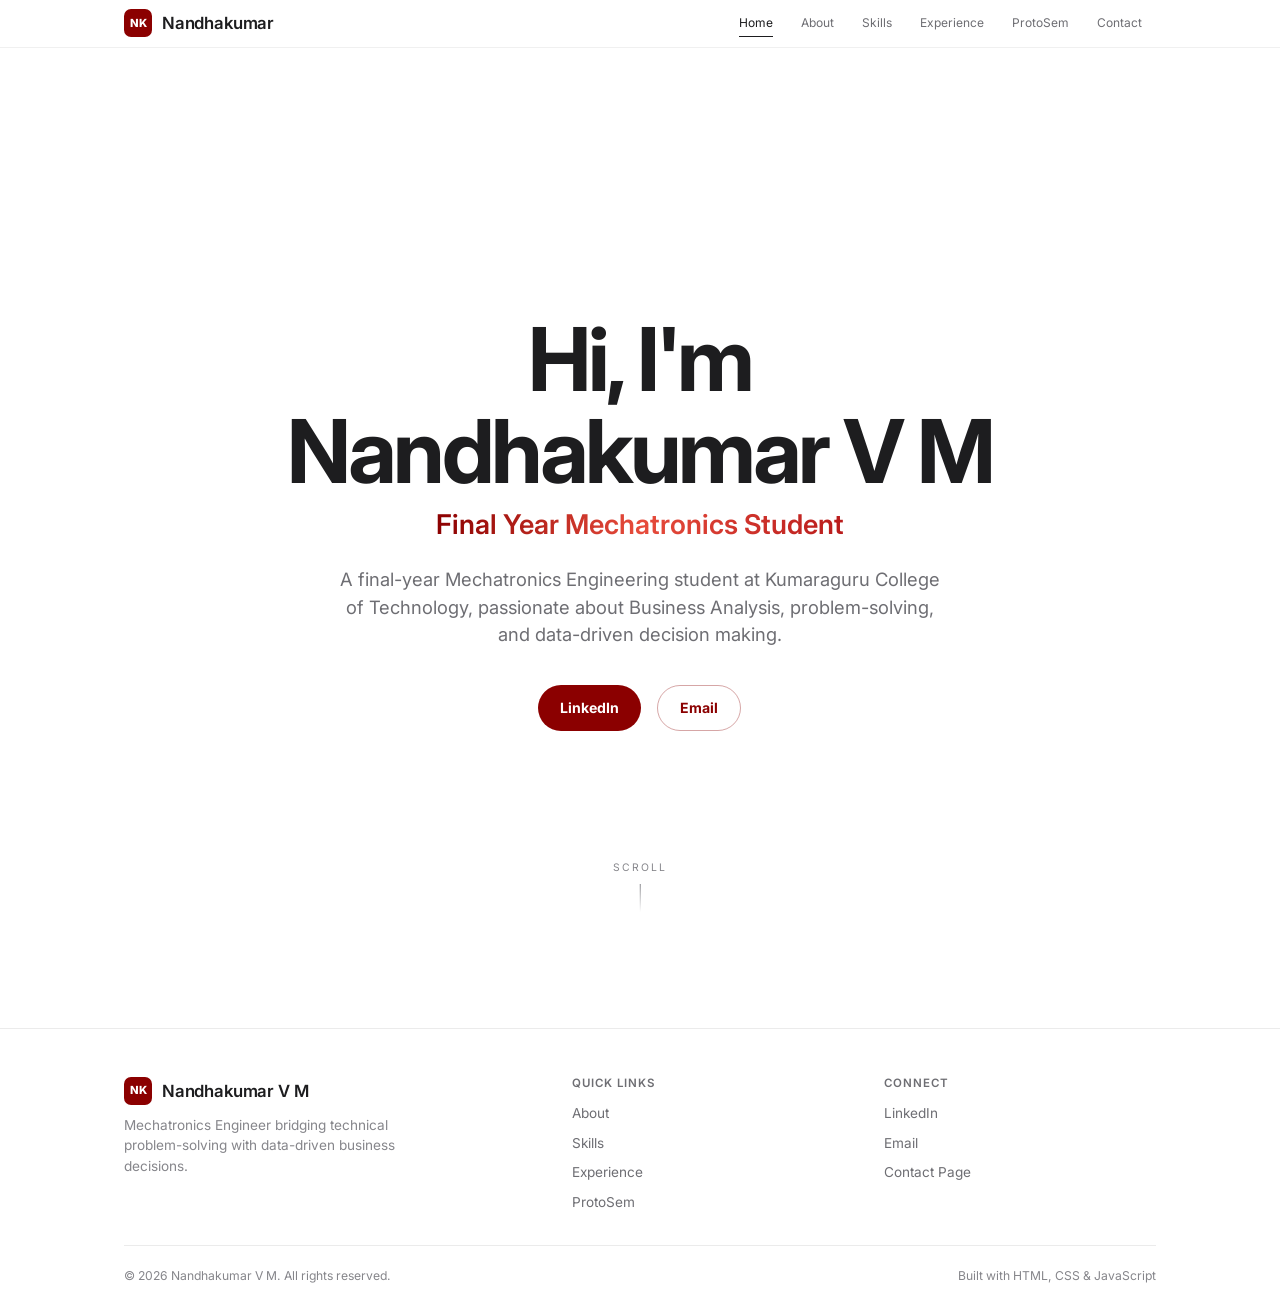
<file: index.html>
<!DOCTYPE html>
<html lang="en">
<head>
<meta charset="UTF-8">
<meta name="viewport" content="width=device-width, initial-scale=1.0">
<title>Nandhakumar V M — Mechatronics Engineer &amp; Aspiring Business Analyst</title>
<meta name="description" content="Portfolio of Nandhakumar V M, a final-year Mechatronics Engineering student and Formula Student engineer transitioning into Business Analysis.">
<link rel="preconnect" href="https://fonts.googleapis.com">
<link rel="stylesheet" href="style.css">
</head>
<body>

  <!-- Loading Screen -->
  <div id="loading-screen" aria-hidden="true">
    <div class="loader-mark"></div>
    <div class="loader-text">Loading</div>
  </div>

  <!-- Scroll Progress Bar -->
  <div id="scroll-progress"></div>

  <!-- Navigation -->
  <header class="navbar">
    <div class="nav-inner">
      <a href="index.html" class="brand">
        <span class="brand-mark">NK</span>
        Nandhakumar
      </a>
      <nav class="nav-links" id="nav-links">
        <a href="index.html">Home</a>
        <a href="about.html">About</a>
        <a href="skills.html">Skills</a>
        <a href="experience.html">Experience</a>
        <a href="protosem.html">ProtoSem</a>
        <a href="contact.html">Contact</a>
      </nav>
      <button class="nav-toggle" id="nav-toggle" aria-label="Toggle navigation menu">
        <span></span>
      </button>
    </div>
  </header>

  <!-- Hero Section -->
  <main>
    <section class="hero">
      <div class="container hero-grid">

        <div class="hero-content">

          <h1>Hi, I'm<br>Nandhakumar V M</h1>

          <div class="rolling-text-container">
            <div class="rolling-text-inner">
              <span>Final Year Mechatronics Student</span>
              <span>Aspiring Business Analyst</span>
              <span>Formula Student Engineer</span>
              <span>Final Year Mechatronics Student</span>
            </div>
          </div>

          <p class="desc">
            A final-year Mechatronics Engineering student at Kumaraguru College of Technology, passionate about
            Business Analysis, problem-solving, and data-driven decision making.
          </p>

          <div class="hero-social">
            <a href="https://www.linkedin.com/in/nandhakumar-v-m-8479002b8" target="_blank" rel="noopener" class="social-pill">
              <b>LinkedIn</b>
            </a>
            <a href="mailto:nandhakumar8112005@gmail.com" class="social-pill">
              <b>Email</b>
            </a>
          </div>
        </div>

      </div>

      <div class="scroll-cue">
        <span>Scroll</span>
        <span class="stem"></span>
      </div>
    </section>
  </main>

  <!-- Footer -->
  <footer class="footer">
    <div class="container">
      <div class="footer-grid">
        <div class="footer-brand">
          <div class="brand"><span class="brand-mark">NK</span> Nandhakumar V M</div>
          <p>Mechatronics Engineer bridging technical problem-solving with data-driven business decisions.</p>
        </div>
        <div>
          <h4>Quick Links</h4>
          <div class="footer-links">
            <a href="about.html">About</a>
            <a href="skills.html">Skills</a>
            <a href="experience.html">Experience</a>
            <a href="protosem.html">ProtoSem</a>
          </div>
        </div>
        <div>
          <h4>Connect</h4>
          <div class="footer-links">
            <a href="https://www.linkedin.com/in/nandhakumar-v-m-8479002b8" target="_blank" rel="noopener">LinkedIn</a>
            <a href="mailto:nandhakumar8112005@gmail.com">Email</a>
            <a href="contact.html">Contact Page</a>
          </div>
        </div>
      </div>
      <div class="footer-bottom">
        <span>&copy; 2026 Nandhakumar V M. All rights reserved.</span>
        <span>Built with HTML, CSS &amp; JavaScript</span>
      </div>
    </div>
  </footer>

  <!-- Back To Top -->
  <button id="back-to-top" aria-label="Back to top">↑</button>

  <script src="script.js"></script>
</body>
</html>
</file>
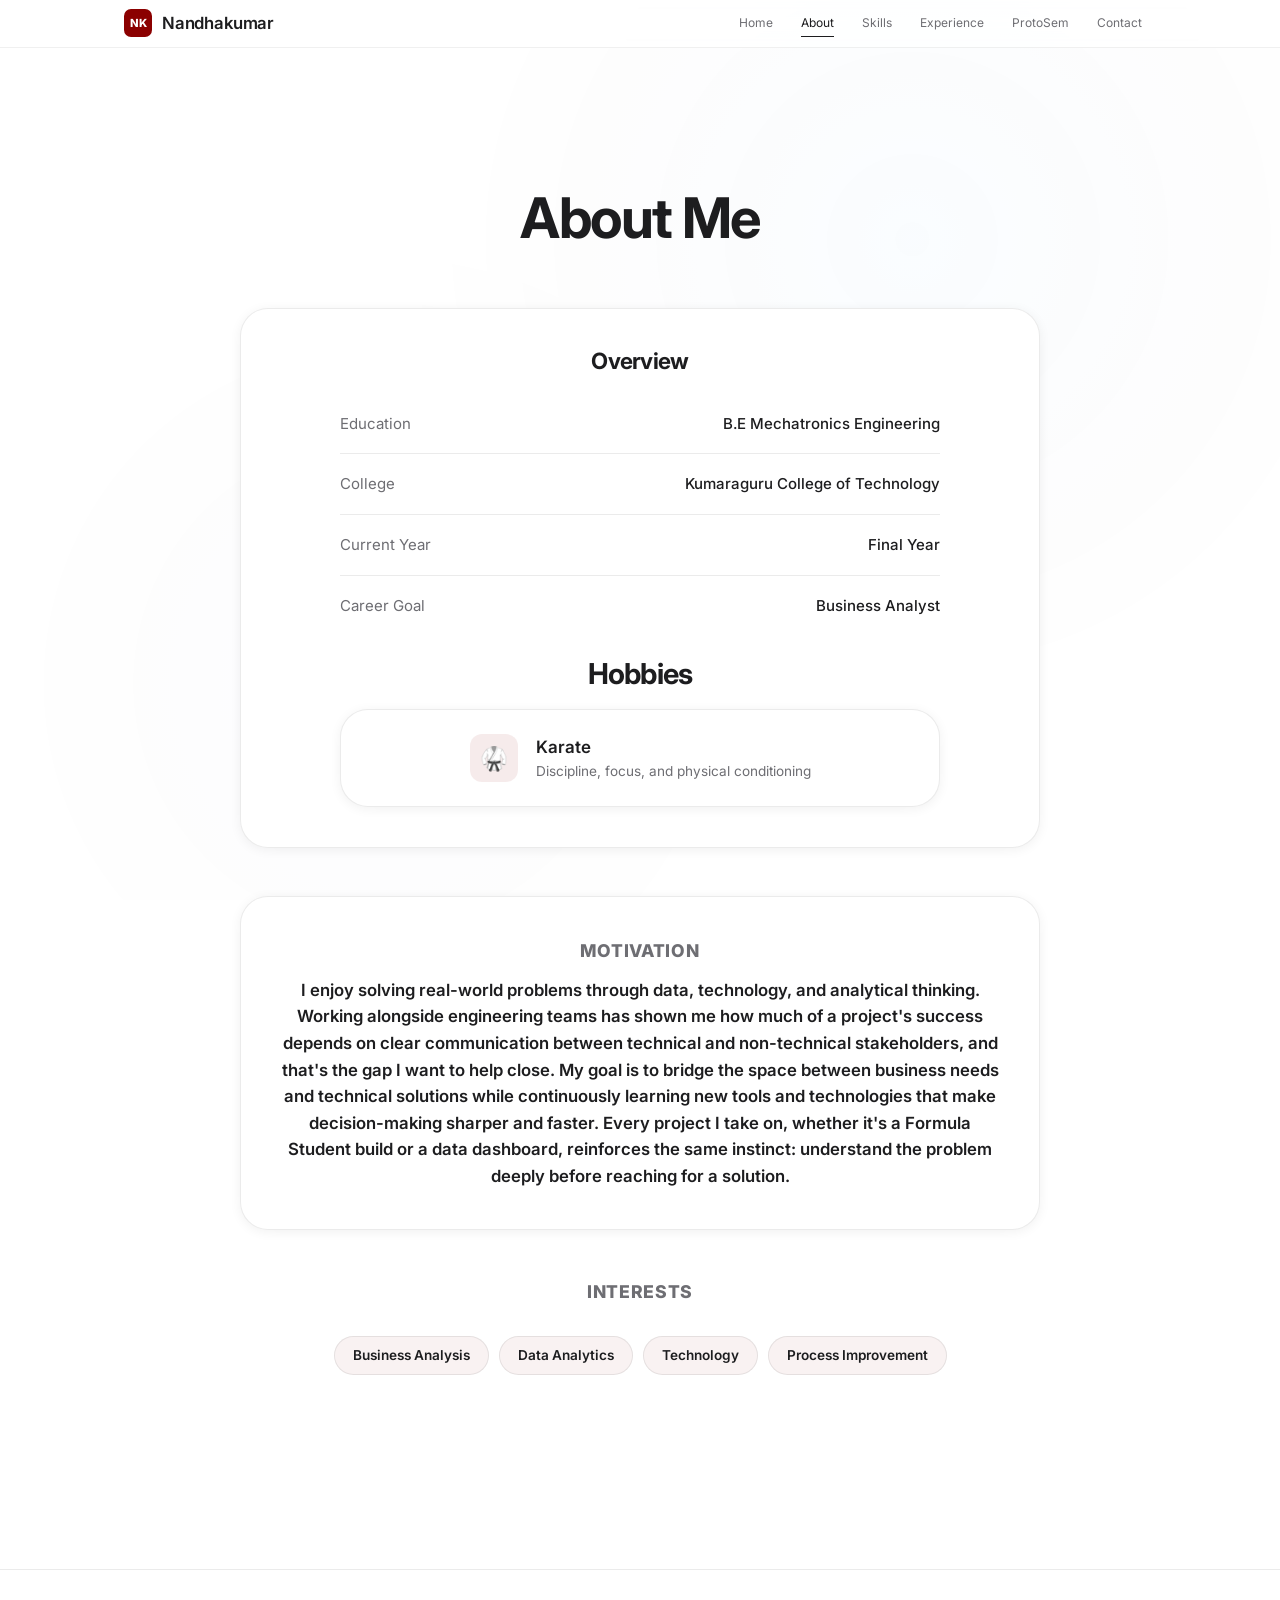
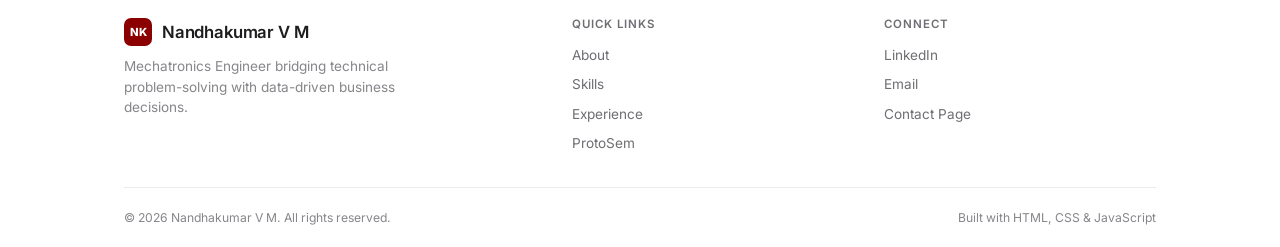
<file: about.html>
<!DOCTYPE html>
<html lang="en">
<head>
<meta charset="UTF-8">
<meta name="viewport" content="width=device-width, initial-scale=1.0">
<title>About — Nandhakumar V M</title>
<meta name="description" content="Learn about Nandhakumar V M's education, goals, interests, and motivation.">
<link rel="preconnect" href="https://fonts.googleapis.com">
<link rel="stylesheet" href="style.css">
</head>
<body>

  <div id="loading-screen" aria-hidden="true">
    <div class="loader-mark"></div>
    <div class="loader-text">Loading</div>
  </div>

  <div id="scroll-progress"></div>
  <canvas id="particle-canvas"></canvas>

  <header class="navbar">
    <div class="nav-inner">
      <a href="index.html" class="brand">
        <span class="brand-mark">NK</span>
        Nandhakumar
      </a>
      <nav class="nav-links" id="nav-links">
        <a href="index.html">Home</a>
        <a href="about.html">About</a>
        <a href="skills.html">Skills</a>
        <a href="experience.html">Experience</a>
        <a href="protosem.html">ProtoSem</a>
        <a href="contact.html">Contact</a>
      </nav>
      <button class="nav-toggle" id="nav-toggle" aria-label="Toggle navigation menu">
        <span></span>
      </button>
    </div>
  </header>

  <main>
    <div class="page-header">
      <div class="container">
        <h1>About Me</h1>
      </div>
    </div>

    <section class="section" style="padding-top:20px;">
      <div class="container about-grid">

        <div class="about-card reveal" style="width:100%; max-width:800px; margin: 0 auto;">
          <h3 style="margin-bottom:20px; text-align:center; font-size:1.4rem;">Overview</h3>
          <div class="info-list" style="margin: 0 auto; max-width: 600px;">
            <div class="info-row">
              <span class="label">Education</span>
              <span class="value">B.E Mechatronics Engineering</span>
            </div>
            <div class="info-row">
              <span class="label">College</span>
              <span class="value">Kumaraguru College of Technology</span>
            </div>
            <div class="info-row">
              <span class="label">Current Year</span>
              <span class="value">Final Year</span>
            </div>
            <div class="info-row">
              <span class="label">Career Goal</span>
              <span class="value">Business Analyst</span>
            </div>
          </div>

          <h3 style="margin:40px 0 20px; text-align:center; font-size:1.8rem;">Hobbies</h3>
          <div class="hobby-card" style="justify-content:center; max-width:600px; margin:0 auto;">
            <div class="hobby-icon">🥋</div>
            <div style="text-align:left;">
              <div style="font-weight:600;color:var(--text-0);">Karate</div>
              <div style="font-size:0.85rem;color:var(--text-2);">Discipline, focus, and physical conditioning</div>
            </div>
          </div>
        </div>

        <div style="width:100%; max-width: 800px; margin: 0 auto;">
          <div class="motivation-card reveal" style="text-align:center;">
            <span class="eyebrow" style="justify-content:center; font-size:1.1rem; font-weight:800;">Motivation</span>
            <p style="text-align:center; font-size:1.05rem; font-weight:600; color:var(--text-0);">
              I enjoy solving real-world problems through data, technology, and analytical thinking. Working
              alongside engineering teams has shown me how much of a project's success depends on clear
              communication between technical and non-technical stakeholders, and that's the gap I want to help
              close. My goal is to bridge the space between business needs and technical solutions while
              continuously learning new tools and technologies that make decision-making sharper and faster.
              Every project I take on, whether it's a Formula Student build or a data dashboard, reinforces the
              same instinct: understand the problem deeply before reaching for a solution.
            </p>
          </div>

          <div class="reveal" style="padding:20px 34px 34px; text-align:center;">
            <span class="eyebrow" style="justify-content:center; font-size:1.1rem; font-weight:800;">Interests</span>
            <div class="tag-grid" style="justify-content:center;">
              <span class="tag-pill" style="font-weight:600; color:var(--text-0);">Business Analysis</span>
              <span class="tag-pill" style="font-weight:600; color:var(--text-0);">Data Analytics</span>
              <span class="tag-pill" style="font-weight:600; color:var(--text-0);">Technology</span>
              <span class="tag-pill" style="font-weight:600; color:var(--text-0);">Process Improvement</span>
            </div>
          </div>
        </div>

      </div>
    </section>
  </main>

  <footer class="footer">
    <div class="container">
      <div class="footer-grid">
        <div class="footer-brand">
          <div class="brand"><span class="brand-mark">NK</span> Nandhakumar V M</div>
          <p>Mechatronics Engineer bridging technical problem-solving with data-driven business decisions.</p>
        </div>
        <div>
          <h4>Quick Links</h4>
          <div class="footer-links">
            <a href="about.html">About</a>
            <a href="skills.html">Skills</a>
            <a href="experience.html">Experience</a>
            <a href="protosem.html">ProtoSem</a>
          </div>
        </div>
        <div>
          <h4>Connect</h4>
          <div class="footer-links">
            <a href="https://www.linkedin.com/in/nandhakumar-v-m-8479002b8" target="_blank" rel="noopener">LinkedIn</a>
            <a href="mailto:nandhakumar8112005@gmail.com">Email</a>
            <a href="contact.html">Contact Page</a>
          </div>
        </div>
      </div>
      <div class="footer-bottom">
        <span>&copy; 2026 Nandhakumar V M. All rights reserved.</span>
        <span>Built with HTML, CSS &amp; JavaScript</span>
      </div>
    </div>
  </footer>

  <button id="back-to-top" aria-label="Back to top">↑</button>

  <script src="script.js"></script>
</body>
</html>
</file>
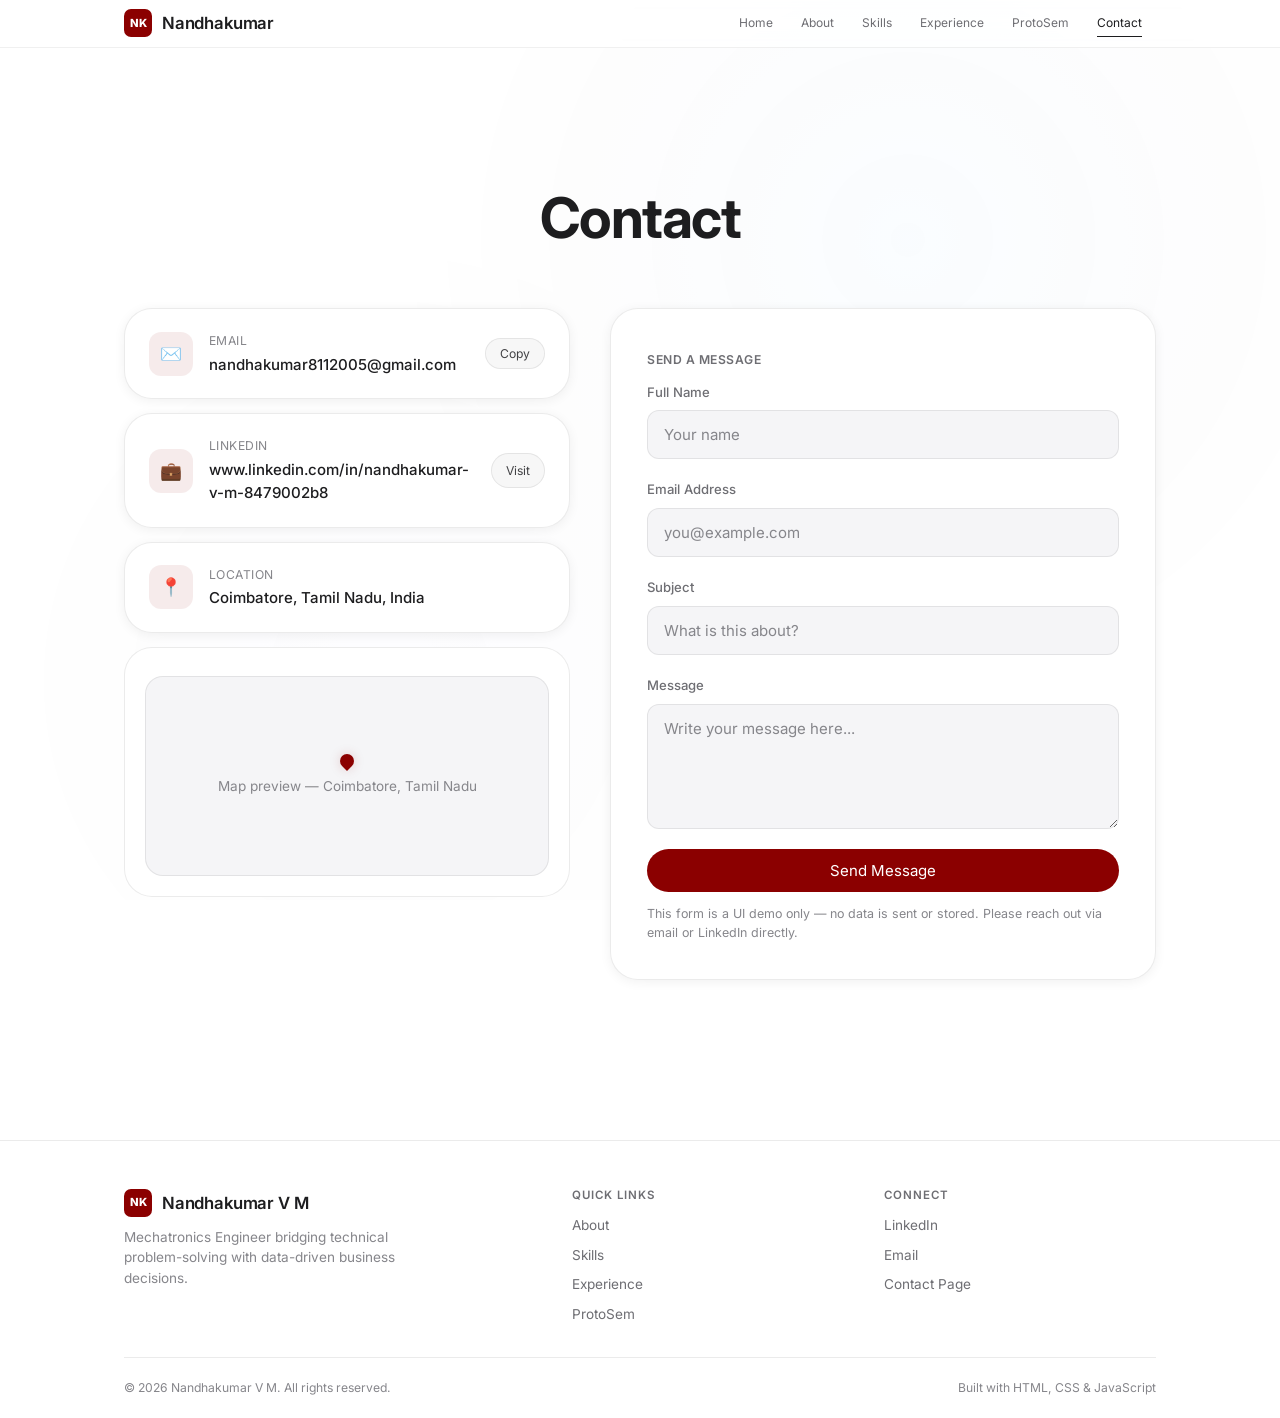
<file: contact.html>
<!DOCTYPE html>
<html lang="en">
<head>
<meta charset="UTF-8">
<meta name="viewport" content="width=device-width, initial-scale=1.0">
<title>Contact — Nandhakumar V M</title>
<meta name="description" content="Get in touch with Nandhakumar V M via email, LinkedIn, or the contact form.">
<link rel="preconnect" href="https://fonts.googleapis.com">
<link rel="stylesheet" href="style.css">
</head>
<body>

  <div id="loading-screen" aria-hidden="true">
    <div class="loader-mark"></div>
    <div class="loader-text">Loading</div>
  </div>

  <div id="scroll-progress"></div>
  <canvas id="particle-canvas"></canvas>

  <header class="navbar">
    <div class="nav-inner">
      <a href="index.html" class="brand">
        <span class="brand-mark">NK</span>
        Nandhakumar
      </a>
      <nav class="nav-links" id="nav-links">
        <a href="index.html">Home</a>
        <a href="about.html">About</a>
        <a href="skills.html">Skills</a>
        <a href="experience.html">Experience</a>
        <a href="protosem.html">ProtoSem</a>
        <a href="contact.html">Contact</a>
      </nav>
      <button class="nav-toggle" id="nav-toggle" aria-label="Toggle navigation menu">
        <span></span>
      </button>
    </div>
  </header>

  <main>
    <div class="page-header">
      <div class="container">
        <h1>Contact</h1>
      </div>
    </div>

    <section class="section" style="padding-top:20px;">
      <div class="container contact-grid">

        <div class="reveal">
          <div class="contact-card">
            <div class="contact-icon">✉️</div>
            <div>
              <div class="c-label">Email</div>
              <div class="c-value">nandhakumar8112005@gmail.com</div>
            </div>
            <button class="copy-btn" data-copy="nandhakumar8112005@gmail.com">Copy</button>
          </div>

          <div class="contact-card">
            <div class="contact-icon">💼</div>
            <div>
              <div class="c-label">LinkedIn</div>
              <div class="c-value">www.linkedin.com/in/nandhakumar-v-m-8479002b8</div>
            </div>
            <a href="https://www.linkedin.com/in/nandhakumar-v-m-8479002b8" target="_blank" rel="noopener" class="copy-btn" style="text-decoration:none;">Visit</a>
          </div>

          <div class="contact-card" style="align-items:flex-start;">
            <div class="contact-icon">📍</div>
            <div>
              <div class="c-label">Location</div>
              <div class="c-value">Coimbatore, Tamil Nadu, India</div>
            </div>
          </div>

          <div style="padding:20px; background:var(--surface-card); border:1px solid var(--border-glass); border-radius:var(--r-lg); margin-top:14px;">
            <div class="map-placeholder">
              <div class="map-pin"></div>
              <span>Map preview — Coimbatore, Tamil Nadu</span>
            </div>
          </div>
        </div>

        <form class="contact-form reveal" id="contact-form">
          <span class="eyebrow">Send a Message</span>
          <div class="form-row">
            <label for="name">Full Name</label>
            <input type="text" id="name" name="name" placeholder="Your name" required>
          </div>
          <div class="form-row">
            <label for="email">Email Address</label>
            <input type="email" id="email" name="email" placeholder="you@example.com" required>
          </div>
          <div class="form-row">
            <label for="subject">Subject</label>
            <input type="text" id="subject" name="subject" placeholder="What is this about?">
          </div>
          <div class="form-row">
            <label for="message">Message</label>
            <textarea id="message" name="message" rows="5" placeholder="Write your message here..." required></textarea>
          </div>
          <button type="submit" class="btn btn-primary" style="width:100%;">Send Message</button>
          <p class="form-note">This form is a UI demo only — no data is sent or stored. Please reach out via email or LinkedIn directly.</p>
        </form>

      </div>
    </section>
  </main>

  <footer class="footer">
    <div class="container">
      <div class="footer-grid">
        <div class="footer-brand">
          <div class="brand"><span class="brand-mark">NK</span> Nandhakumar V M</div>
          <p>Mechatronics Engineer bridging technical problem-solving with data-driven business decisions.</p>
        </div>
        <div>
          <h4>Quick Links</h4>
          <div class="footer-links">
            <a href="about.html">About</a>
            <a href="skills.html">Skills</a>
            <a href="experience.html">Experience</a>
            <a href="protosem.html">ProtoSem</a>
          </div>
        </div>
        <div>
          <h4>Connect</h4>
          <div class="footer-links">
            <a href="https://www.linkedin.com/in/nandhakumar-v-m-8479002b8" target="_blank" rel="noopener">LinkedIn</a>
            <a href="mailto:nandhakumar8112005@gmail.com">Email</a>
            <a href="contact.html">Contact Page</a>
          </div>
        </div>
      </div>
      <div class="footer-bottom">
        <span>&copy; 2026 Nandhakumar V M. All rights reserved.</span>
        <span>Built with HTML, CSS &amp; JavaScript</span>
      </div>
    </div>
  </footer>

  <button id="back-to-top" aria-label="Back to top">↑</button>

  <script src="script.js"></script>
</body>
</html>
</file>
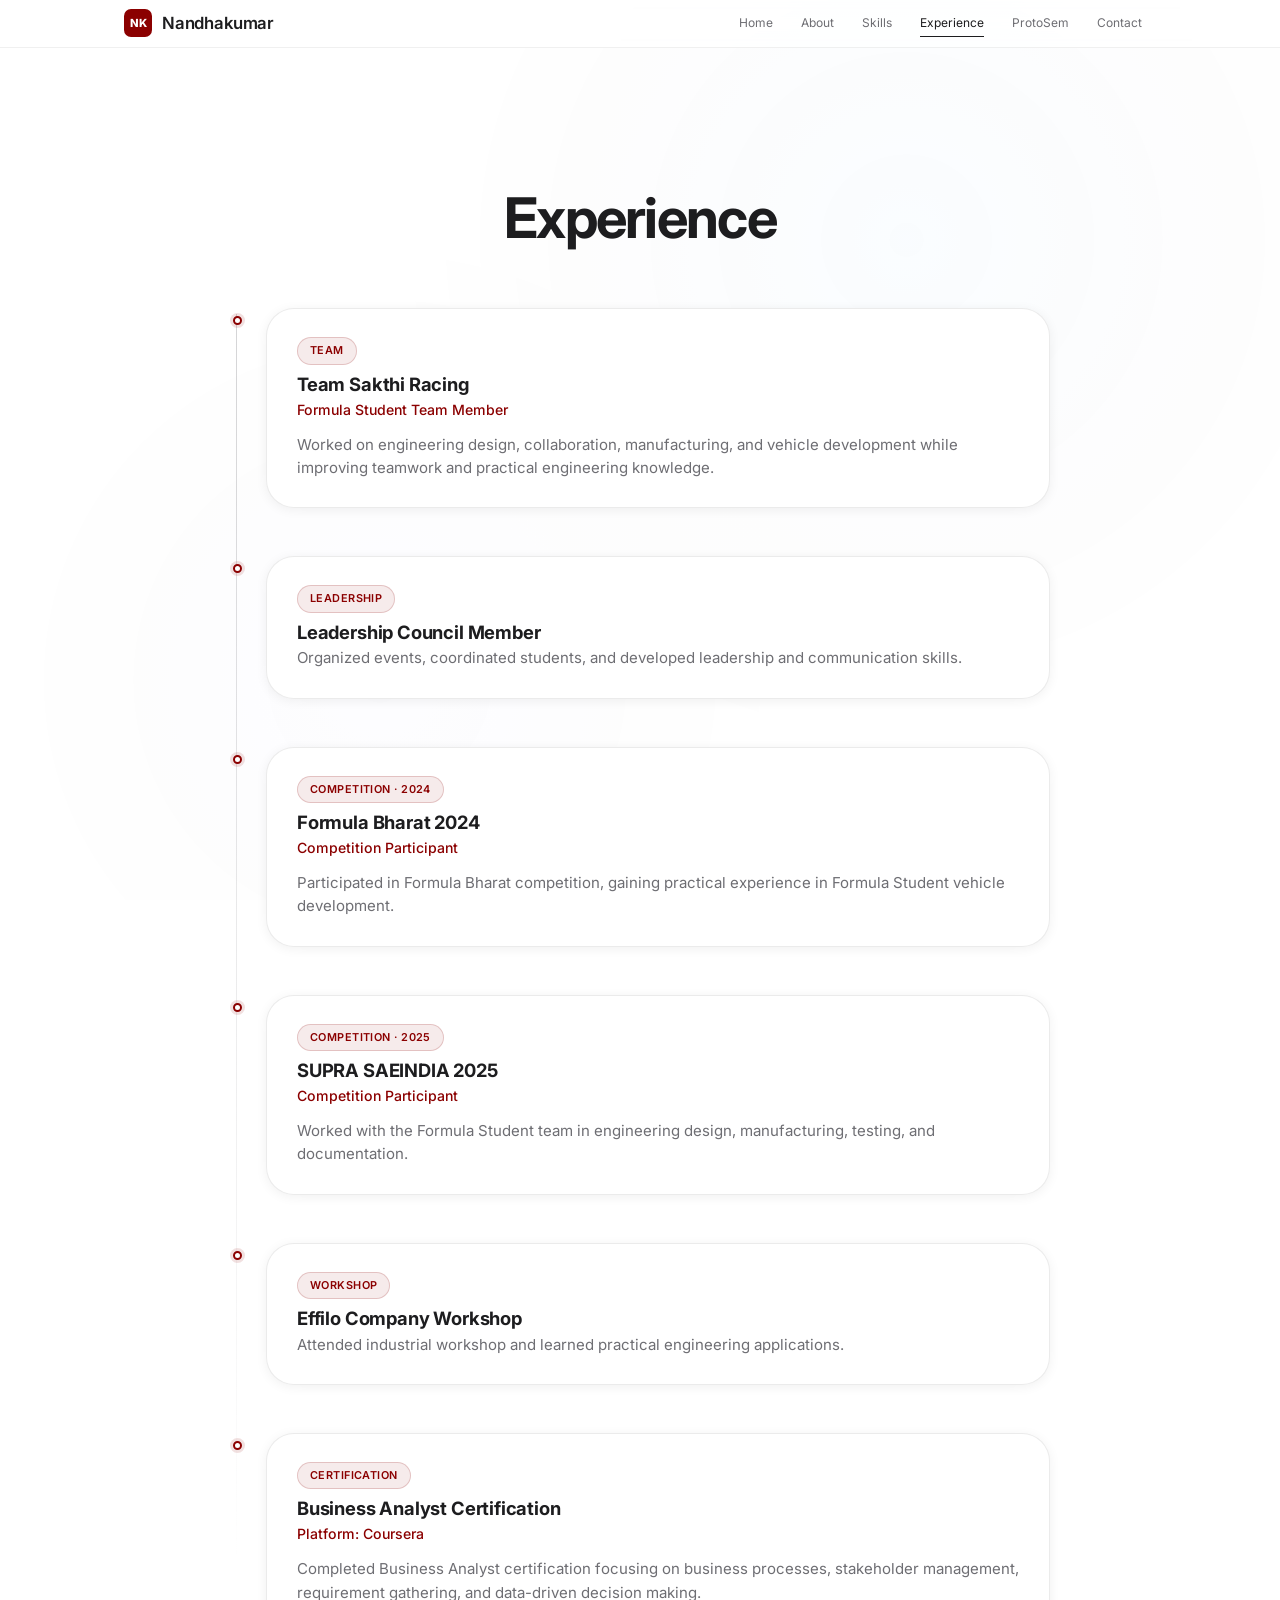
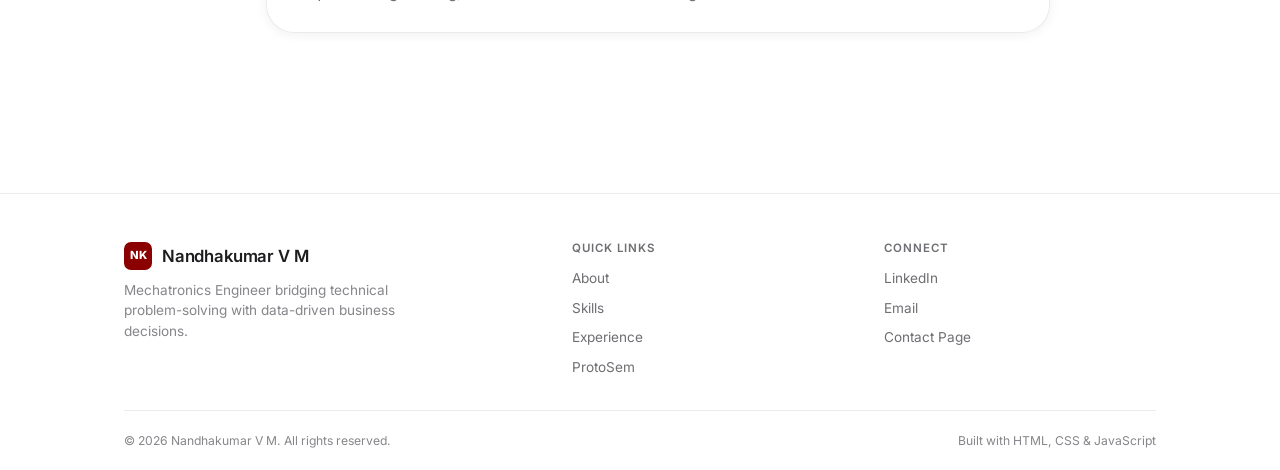
<file: experience.html>
<!DOCTYPE html>
<html lang="en">
<head>
<meta charset="UTF-8">
<meta name="viewport" content="width=device-width, initial-scale=1.0">
<title>Experience — Nandhakumar V M</title>
<meta name="description" content="Experience timeline of Nandhakumar V M including Formula Student, leadership roles, and certifications.">
<link rel="preconnect" href="https://fonts.googleapis.com">
<link rel="stylesheet" href="style.css">
</head>
<body>

  <div id="loading-screen" aria-hidden="true">
    <div class="loader-mark"></div>
    <div class="loader-text">Loading</div>
  </div>

  <div id="scroll-progress"></div>
  <canvas id="particle-canvas"></canvas>

  <header class="navbar">
    <div class="nav-inner">
      <a href="index.html" class="brand">
        <span class="brand-mark">NK</span>
        Nandhakumar
      </a>
      <nav class="nav-links" id="nav-links">
        <a href="index.html">Home</a>
        <a href="about.html">About</a>
        <a href="skills.html">Skills</a>
        <a href="experience.html">Experience</a>
        <a href="protosem.html">ProtoSem</a>
        <a href="contact.html">Contact</a>
      </nav>
      <button class="nav-toggle" id="nav-toggle" aria-label="Toggle navigation menu">
        <span></span>
      </button>
    </div>
  </header>

  <main>
    <div class="page-header">
      <div class="container">
        <h1>Experience</h1>
      </div>
    </div>

    <section class="section" style="padding-top:20px;">
      <div class="container">
        <div class="timeline">

          <div class="timeline-item reveal">
            <span class="timeline-dot"></span>
            <div class="timeline-card">
              <div class="timeline-meta"><span class="timeline-badge">Team</span></div>
              <h3>Team Sakthi Racing</h3>
              <div class="timeline-role">Formula Student Team Member</div>
              <p>Worked on engineering design, collaboration, manufacturing, and vehicle development while improving teamwork and practical engineering knowledge.</p>
            </div>
          </div>

          <div class="timeline-item reveal">
            <span class="timeline-dot"></span>
            <div class="timeline-card">
              <div class="timeline-meta"><span class="timeline-badge">Leadership</span></div>
              <h3>Leadership Council Member</h3>
              <p>Organized events, coordinated students, and developed leadership and communication skills.</p>
            </div>
          </div>

          <div class="timeline-item reveal">
            <span class="timeline-dot"></span>
            <div class="timeline-card">
              <div class="timeline-meta"><span class="timeline-badge">Competition · 2024</span></div>
              <h3>Formula Bharat 2024</h3>
              <div class="timeline-role">Competition Participant</div>
              <p>Participated in Formula Bharat competition, gaining practical experience in Formula Student vehicle development.</p>
            </div>
          </div>

          <div class="timeline-item reveal">
            <span class="timeline-dot"></span>
            <div class="timeline-card">
              <div class="timeline-meta"><span class="timeline-badge">Competition · 2025</span></div>
              <h3>SUPRA SAEINDIA 2025</h3>
              <div class="timeline-role">Competition Participant</div>
              <p>Worked with the Formula Student team in engineering design, manufacturing, testing, and documentation.</p>
            </div>
          </div>

          <div class="timeline-item reveal">
            <span class="timeline-dot"></span>
            <div class="timeline-card">
              <div class="timeline-meta"><span class="timeline-badge">Workshop</span></div>
              <h3>Effilo Company Workshop</h3>
              <p>Attended industrial workshop and learned practical engineering applications.</p>
            </div>
          </div>

          <div class="timeline-item reveal">
            <span class="timeline-dot"></span>
            <div class="timeline-card">
              <div class="timeline-meta"><span class="timeline-badge">Certification</span></div>
              <h3>Business Analyst Certification</h3>
              <div class="timeline-role">Platform: Coursera</div>
              <p>Completed Business Analyst certification focusing on business processes, stakeholder management, requirement gathering, and data-driven decision making.</p>
            </div>
          </div>

        </div>
      </div>
    </section>
  </main>

  <footer class="footer">
    <div class="container">
      <div class="footer-grid">
        <div class="footer-brand">
          <div class="brand"><span class="brand-mark">NK</span> Nandhakumar V M</div>
          <p>Mechatronics Engineer bridging technical problem-solving with data-driven business decisions.</p>
        </div>
        <div>
          <h4>Quick Links</h4>
          <div class="footer-links">
            <a href="about.html">About</a>
            <a href="skills.html">Skills</a>
            <a href="experience.html">Experience</a>
            <a href="protosem.html">ProtoSem</a>
          </div>
        </div>
        <div>
          <h4>Connect</h4>
          <div class="footer-links">
            <a href="https://www.linkedin.com/in/nandhakumar-v-m-8479002b8" target="_blank" rel="noopener">LinkedIn</a>
            <a href="mailto:nandhakumar8112005@gmail.com">Email</a>
            <a href="contact.html">Contact Page</a>
          </div>
        </div>
      </div>
      <div class="footer-bottom">
        <span>&copy; 2026 Nandhakumar V M. All rights reserved.</span>
        <span>Built with HTML, CSS &amp; JavaScript</span>
      </div>
    </div>
  </footer>

  <button id="back-to-top" aria-label="Back to top">↑</button>

  <script src="script.js"></script>
</body>
</html>
</file>
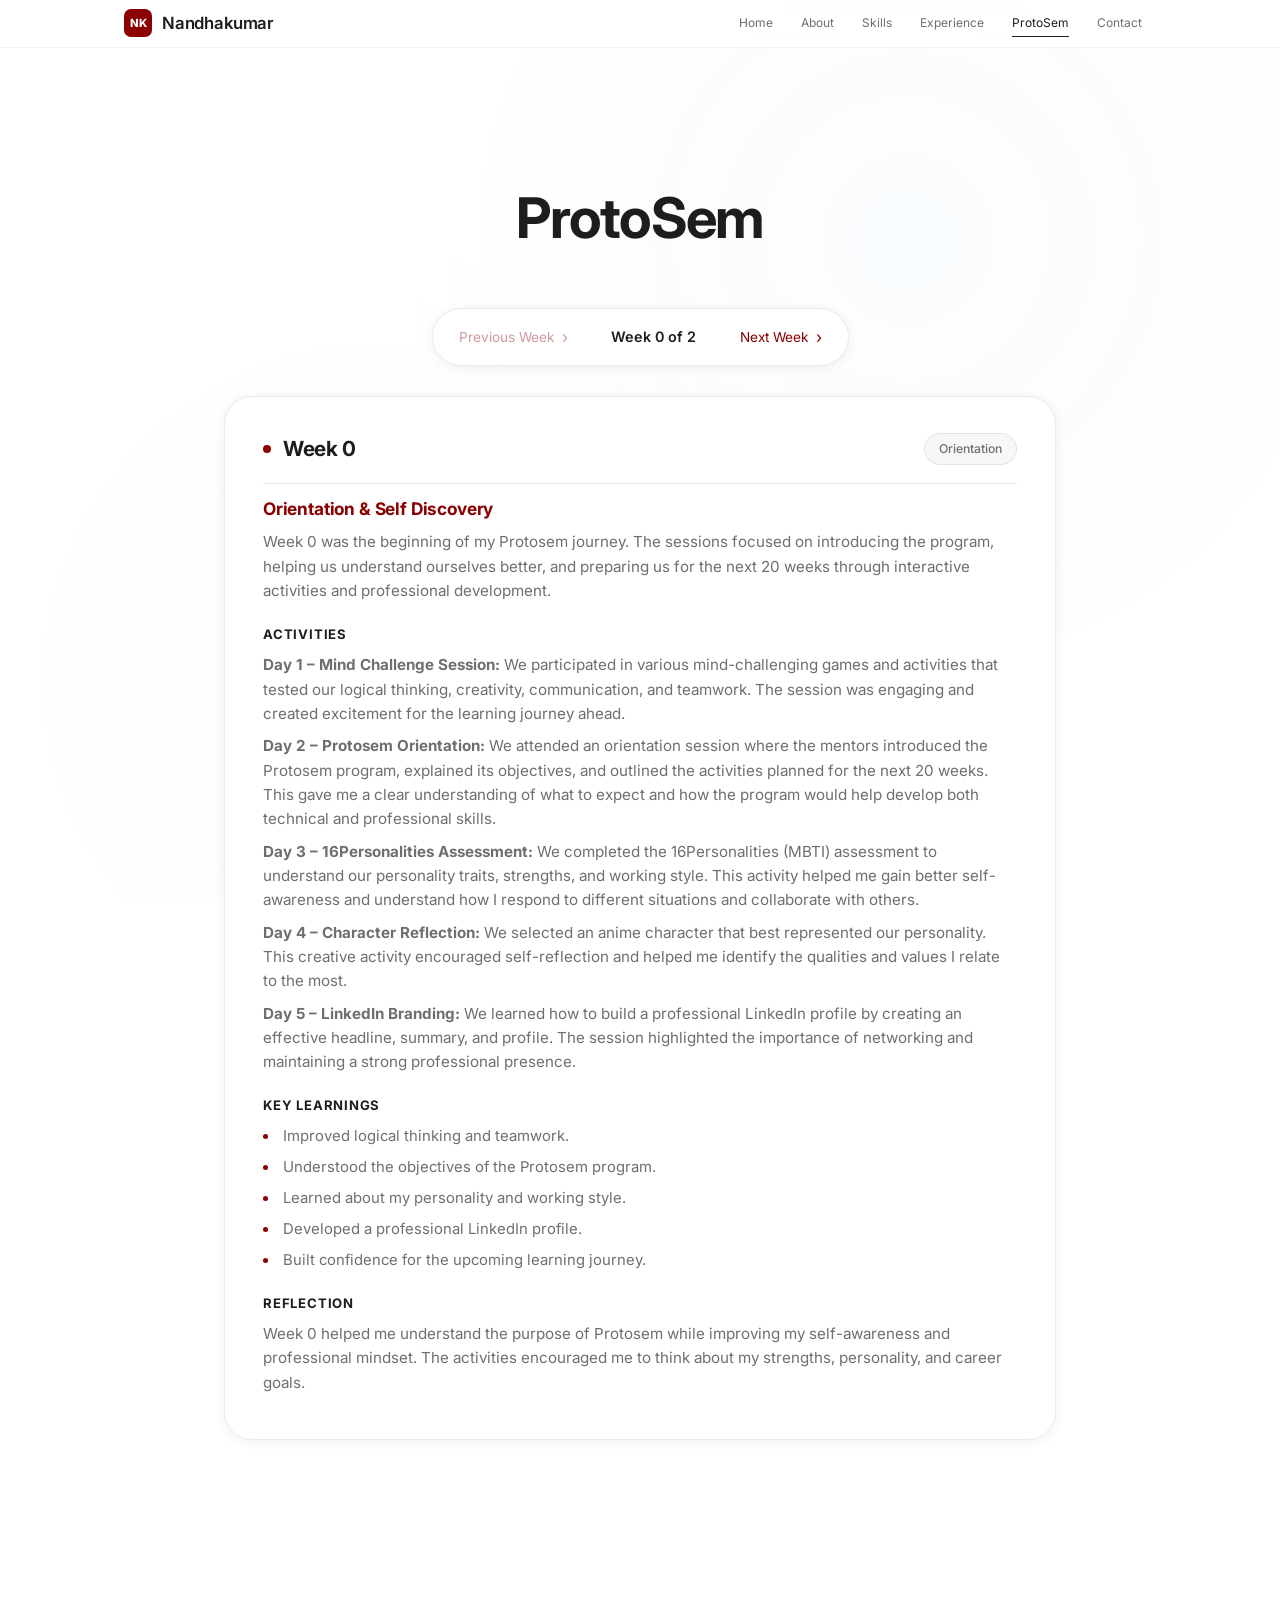
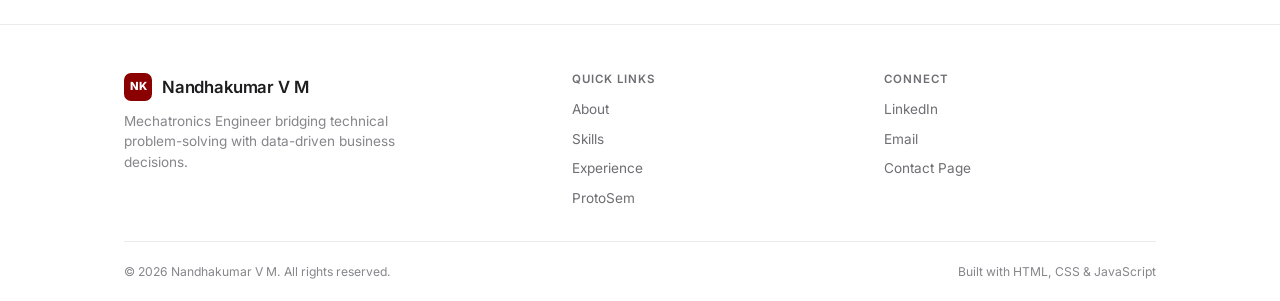
<file: protosem.html>
<!DOCTYPE html>
<html lang="en">
<head>
<meta charset="UTF-8">
<meta name="viewport" content="width=device-width, initial-scale=1.0">
<title>ProtoSem — Weekly Learning Journal | Nandhakumar V M</title>
<meta name="description" content="Weekly learning journal documenting Nandhakumar V M's ProtoSem progress, topics learned, and reflections.">
<link rel="preconnect" href="https://fonts.googleapis.com">
<link rel="stylesheet" href="style.css">
</head>
<body>

  <div id="loading-screen" aria-hidden="true">
    <div class="loader-mark"></div>
    <div class="loader-text">Loading</div>
  </div>

  <div id="scroll-progress"></div>
  <canvas id="particle-canvas"></canvas>

  <header class="navbar">
    <div class="nav-inner">
      <a href="index.html" class="brand">
        <span class="brand-mark">NK</span>
        Nandhakumar
      </a>
      <nav class="nav-links" id="nav-links">
        <a href="index.html">Home</a>
        <a href="about.html">About</a>
        <a href="skills.html">Skills</a>
        <a href="experience.html">Experience</a>
        <a href="protosem.html">ProtoSem</a>
        <a href="contact.html">Contact</a>
      </nav>
      <button class="nav-toggle" id="nav-toggle" aria-label="Toggle navigation menu">
        <span></span>
      </button>
    </div>
  </header>

  <main>
    <div class="page-header">
      <div class="container">
        <h1>ProtoSem</h1>
      </div>
    </div>

    <section class="section" style="padding-top:20px;">
      <div class="container" style="max-width:880px;">

        <div class="journal-pagination">
          <button id="prev-page" class="btn btn-ghost" disabled>Previous Week</button>
          <span id="page-indicator" class="page-indicator">Week 0 of 2</span>
          <button id="next-page" class="btn btn-ghost">Next Week</button>
        </div>

        <div class="journal-book-container">

          <!-- ========================================================= -->
          <!-- WEEK 0 -->
          <!-- ========================================================= -->
          <div class="week-card week-page active-page" data-page="0">

            <div class="week-header">
              <h2>Week 0</h2>
              <span>Orientation</span>
            </div>

            <h3>Orientation &amp; Self Discovery</h3>
            <p>
              Week 0 was the beginning of my Protosem journey. The sessions focused on introducing the program, helping us understand ourselves better, and preparing us for the next 20 weeks through interactive activities and professional development.
            </p>
            
            <h4>Activities</h4>
            <p><strong>Day 1 – Mind Challenge Session:</strong> We participated in various mind-challenging games and activities that tested our logical thinking, creativity, communication, and teamwork. The session was engaging and created excitement for the learning journey ahead.</p>
            <p><strong>Day 2 – Protosem Orientation:</strong> We attended an orientation session where the mentors introduced the Protosem program, explained its objectives, and outlined the activities planned for the next 20 weeks. This gave me a clear understanding of what to expect and how the program would help develop both technical and professional skills.</p>
            <p><strong>Day 3 – 16Personalities Assessment:</strong> We completed the 16Personalities (MBTI) assessment to understand our personality traits, strengths, and working style. This activity helped me gain better self-awareness and understand how I respond to different situations and collaborate with others.</p>
            <p><strong>Day 4 – Character Reflection:</strong> We selected an anime character that best represented our personality. This creative activity encouraged self-reflection and helped me identify the qualities and values I relate to the most.</p>
            <p><strong>Day 5 – LinkedIn Branding:</strong> We learned how to build a professional LinkedIn profile by creating an effective headline, summary, and profile. The session highlighted the importance of networking and maintaining a strong professional presence.</p>

            <h4>Key Learnings</h4>
            <ul>
              <li>Improved logical thinking and teamwork.</li>
              <li>Understood the objectives of the Protosem program.</li>
              <li>Learned about my personality and working style.</li>
              <li>Developed a professional LinkedIn profile.</li>
              <li>Built confidence for the upcoming learning journey.</li>
            </ul>

            <h4>Reflection</h4>
            <p>
              Week 0 helped me understand the purpose of Protosem while improving my self-awareness and professional mindset. The activities encouraged me to think about my strengths, personality, and career goals.
            </p>

          </div>

          <!-- ========================================================= -->
          <!-- WEEK 1 -->
          <!-- ========================================================= -->
          <div class="week-card week-page" data-page="1">

            <div class="week-header">
              <h2>Week 1</h2>
              <span>Workplace Ethics</span>
            </div>

            <h3>Workplace Ethics &amp; Personal Portfolio</h3>
            <p>
              Week 1 focused on workplace discipline, organization, and professional development. We learned the importance of maintaining an efficient workspace and began building our personal portfolio.
            </p>
            
            <h4>Activities</h4>
            <p><strong>Days 1–3 – 5S Workplace Management:</strong> We learned and implemented the 5S methodology:</p>
            <ul>
              <li>Sort – Remove unnecessary items.</li>
              <li>Set in Order – Organize everything efficiently.</li>
              <li>Shine – Maintain cleanliness.</li>
              <li>Standardize – Follow consistent procedures.</li>
              <li>Sustain – Continue practicing these habits.</li>
            </ul>
            <p>We applied these principles as a team to organize our workspace, making it cleaner, more efficient, and easier to work in.</p>
            <p><strong>Day 4 – Personal Portfolio Development:</strong> We started creating our personal portfolio to professionally showcase our skills, projects, achievements, certifications, and learning journey. This portfolio will continue to grow as I complete more projects and gain new experiences.</p>

            <h4>Key Learnings</h4>
            <ul>
              <li>Learned the practical implementation of the 5S methodology.</li>
              <li>Understood workplace ethics and professional responsibility.</li>
              <li>Improved teamwork through collaborative activities.</li>
              <li>Created a personal portfolio to showcase my skills and achievements.</li>
              <li>Recognized the importance of continuously updating my professional profile.</li>
            </ul>

            <h4>Reflection</h4>
            <p>
              Week 1 taught me that workplace discipline and organization are essential for productivity. Building my portfolio also made me realize the importance of documenting my work and presenting it professionally.
            </p>

          </div>

          <!-- ========================================================= -->
          <!-- WEEK 2 -->
          <!-- ========================================================= -->
          <div class="week-card week-page" data-page="2">

            <div class="week-header">
              <h2>Week 2</h2>
              <span>What I Learned</span>
            </div>

            <h3>ProtoSem – Week 2 Learning Presentation</h3>
            
            <h4>Monday</h4>
            <p><strong>Topic 1: Frugal Innovation (Mr. Mukesh Sud)</strong></p>
            <ul>
              <li>Learned the concept of solving problems with simple, low-cost, and effective solutions.</li>
              <li>Understood how innovation is not about spending more money but about creating value with limited resources.</li>
              <li>Learned to focus on user needs and practical solutions.</li>
            </ul>
            <p><strong>Topic 2: GIE Rubrics</strong></p>
            <ul>
              <li>Learned the evaluation criteria used for projects.</li>
              <li>Understood the importance of problem identification, innovation, teamwork, presentation, and implementation.</li>
              <li>Realized how projects are assessed based on impact and execution.</li>
            </ul>

            <h4>Tuesday</h4>
            <p><strong>Think Like a Coder – Algorithms &amp; Flowcharts</strong></p>
            <ul>
              <li>Learned how to solve problems step by step using algorithms.</li>
              <li>Understood the purpose of flowcharts in visualizing program logic.</li>
              <li>Practiced creating simple algorithms and flowcharts before coding.</li>
              <li>Realized that planning before programming reduces errors.</li>
            </ul>

            <h4>Wednesday</h4>
            <p><strong>Scratch Programming</strong></p>
            <ul>
              <li>Learned how to create animations and stories using Scratch.</li>
              <li>Understood the use of sprites, costumes, backdrops, events, loops, and conditions.</li>
              <li>Developed logical thinking through block-based programming.</li>
            </ul>
            <p><strong>Python – Basic Structure</strong></p>
            <ul>
              <li>Learned the basic syntax of Python.</li>
              <li>Understood variables, input/output, comments, and indentation.</li>
              <li>Wrote simple Python programs using print() and input() functions.</li>
            </ul>

            <h4>Thursday</h4>
            <p><strong>MIT App Inventor</strong></p>
            <ul>
              <li>Learned how to design Android applications using drag-and-drop components.</li>
              <li>Understood the Designer and Blocks sections.</li>
              <li>Created simple app interfaces and learned event-driven programming.</li>
            </ul>
            <p><strong>Scratch Problem Statement</strong></p>
            <ul>
              <li>Learned how to convert an idea into a Scratch project.</li>
              <li>Identified the story, characters, scenes, and programming logic needed for implementation.</li>
              <li>Improved creativity and logical thinking.</li>
            </ul>

            <h4>Friday</h4>
            <p><strong>Design Thinking</strong></p>
            <p>Learned the five stages of Design Thinking:</p>
            <ul>
              <li>Empathize</li>
              <li>Define</li>
              <li>Ideate</li>
              <li>Prototype</li>
              <li>Test</li>
            </ul>
            <ul>
              <li>Understood the importance of understanding users before creating solutions.</li>
              <li>Learned that good products are developed through continuous testing and improvement.</li>
            </ul>

            <h4>Key Takeaways</h4>
            <ul>
              <li>Improved problem-solving and logical thinking.</li>
              <li>Learned to plan solutions using algorithms and flowcharts.</li>
              <li>Gained hands-on experience with Scratch, Python, and MIT App Inventor.</li>
              <li>Understood the importance of innovation and design thinking.</li>
              <li>Improved creativity, teamwork, and presentation skills.</li>
            </ul>

            <h4>Reflection</h4>
            <p>
              Week 2 helped me improve my programming fundamentals, innovation mindset, and problem-solving skills. These learnings will support me in future software and app development projects.
            </p>

          </div>

        </div>

      </div>
    </section>
  </main>

  <footer class="footer">
    <div class="container">
      <div class="footer-grid">
        <div class="footer-brand">
          <div class="brand"><span class="brand-mark">NK</span> Nandhakumar V M</div>
          <p>Mechatronics Engineer bridging technical problem-solving with data-driven business decisions.</p>
        </div>
        <div>
          <h4>Quick Links</h4>
          <div class="footer-links">
            <a href="about.html">About</a>
            <a href="skills.html">Skills</a>
            <a href="experience.html">Experience</a>
            <a href="protosem.html">ProtoSem</a>
          </div>
        </div>
        <div>
          <h4>Connect</h4>
          <div class="footer-links">
            <a href="https://www.linkedin.com/in/nandhakumar-v-m-8479002b8" target="_blank" rel="noopener">LinkedIn</a>
            <a href="mailto:nandhakumar8112005@gmail.com">Email</a>
            <a href="contact.html">Contact Page</a>
          </div>
        </div>
      </div>
      <div class="footer-bottom">
        <span>&copy; 2026 Nandhakumar V M. All rights reserved.</span>
        <span>Built with HTML, CSS &amp; JavaScript</span>
      </div>
    </div>
  </footer>

  <button id="back-to-top" aria-label="Back to top">↑</button>

  <script src="script.js"></script>

<!-- ================================= -->
<!-- WEEK TEMPLATE START -->
<!-- ================================= -->
<!--

<div class="week-card">

<div class="week-header">

<h2>Week X</h2>

<span>Date</span>

</div>

<h3>Title</h3>

<p>

Description goes here...

</p>

<h4>Topics Learned</h4>

<ul>

<li></li>

<li></li>

<li></li>

</ul>

<h4>Key Takeaways</h4>

<ul>

<li></li>

<li></li>

<li></li>

</ul>

<h4>Resources Used</h4>

<ul>

<li></li>

<li></li>

</ul>

<h4>Reflection</h4>

<p>

Reflection goes here...

</p>

<div class="week-images">

<img src="" alt="">

</div>

</div>

-->
<!-- ================================= -->
<!-- WEEK TEMPLATE END -->
<!-- ================================= -->

</body>
</html>
</file>
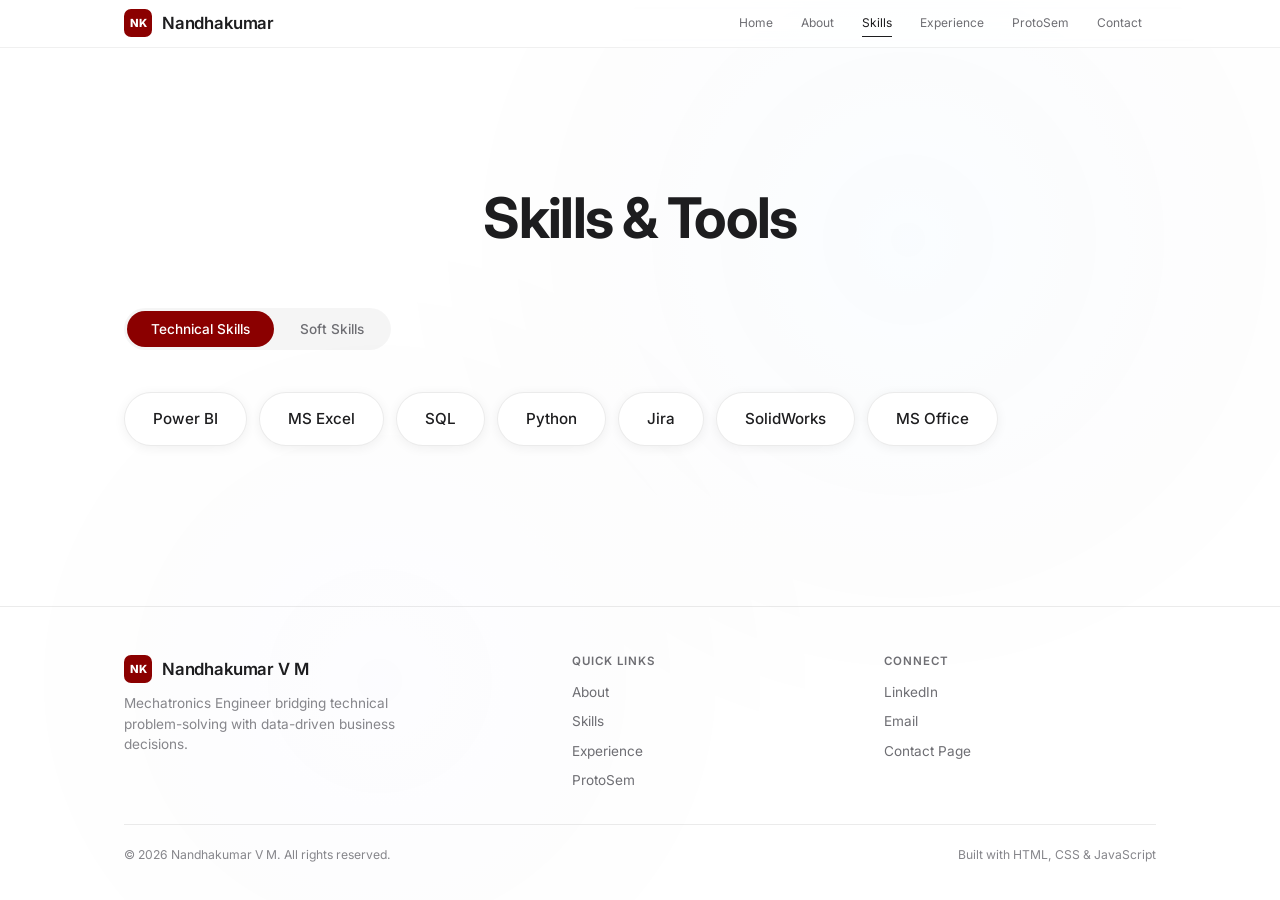
<file: skills.html>
<!DOCTYPE html>
<html lang="en">
<head>
<meta charset="UTF-8">
<meta name="viewport" content="width=device-width, initial-scale=1.0">
<title>Skills — Nandhakumar V M</title>
<meta name="description" content="Technical and soft skills of Nandhakumar V M, including Power BI, SQL, Python, Jira, and more.">
<link rel="preconnect" href="https://fonts.googleapis.com">
<link rel="stylesheet" href="style.css">
</head>
<body>

  <div id="loading-screen" aria-hidden="true">
    <div class="loader-mark"></div>
    <div class="loader-text">Loading</div>
  </div>

  <div id="scroll-progress"></div>
  <canvas id="particle-canvas"></canvas>

  <header class="navbar">
    <div class="nav-inner">
      <a href="index.html" class="brand">
        <span class="brand-mark">NK</span>
        Nandhakumar
      </a>
      <nav class="nav-links" id="nav-links">
        <a href="index.html">Home</a>
        <a href="about.html">About</a>
        <a href="skills.html">Skills</a>
        <a href="experience.html">Experience</a>
        <a href="protosem.html">ProtoSem</a>
        <a href="contact.html">Contact</a>
      </nav>
      <button class="nav-toggle" id="nav-toggle" aria-label="Toggle navigation menu">
        <span></span>
      </button>
    </div>
  </header>

  <main>
    <div class="page-header">
      <div class="container">
        <h1>Skills &amp; Tools</h1>
      </div>
    </div>

    <section class="section" style="padding-top:20px;">
      <div class="container">

        <div class="skills-tabs">
          <button class="skills-tab active" data-target="panel-technical">Technical Skills</button>
          <button class="skills-tab" data-target="panel-soft">Soft Skills</button>
        </div>

        <div class="skill-panel active" id="panel-technical">
          <div class="skills-list reveal">
            <span class="skill-tag">Power BI</span>
            <span class="skill-tag">MS Excel</span>
            <span class="skill-tag">SQL</span>
            <span class="skill-tag">Python</span>
            <span class="skill-tag">Jira</span>
            <span class="skill-tag">SolidWorks</span>
            <span class="skill-tag">MS Office</span>
          </div>
        </div>

        <div class="skill-panel" id="panel-soft">
          <div class="skills-list reveal">
            <span class="skill-tag">Professional Communication</span>
            <span class="skill-tag">Leadership</span>
            <span class="skill-tag">Critical Thinking</span>
            <span class="skill-tag">Problem Solving</span>
            <span class="skill-tag">Presentation</span>
            <span class="skill-tag">Time Management</span>
            <span class="skill-tag">Teamwork</span>
          </div>
        </div>

      </div>
    </section>
  </main>

  <footer class="footer">
    <div class="container">
      <div class="footer-grid">
        <div class="footer-brand">
          <div class="brand"><span class="brand-mark">NK</span> Nandhakumar V M</div>
          <p>Mechatronics Engineer bridging technical problem-solving with data-driven business decisions.</p>
        </div>
        <div>
          <h4>Quick Links</h4>
          <div class="footer-links">
            <a href="about.html">About</a>
            <a href="skills.html">Skills</a>
            <a href="experience.html">Experience</a>
            <a href="protosem.html">ProtoSem</a>
          </div>
        </div>
        <div>
          <h4>Connect</h4>
          <div class="footer-links">
            <a href="https://www.linkedin.com/in/nandhakumar-v-m-8479002b8" target="_blank" rel="noopener">LinkedIn</a>
            <a href="mailto:nandhakumar8112005@gmail.com">Email</a>
            <a href="contact.html">Contact Page</a>
          </div>
        </div>
      </div>
      <div class="footer-bottom">
        <span>&copy; 2026 Nandhakumar V M. All rights reserved.</span>
        <span>Built with HTML, CSS &amp; JavaScript</span>
      </div>
    </div>
  </footer>

  <button id="back-to-top" aria-label="Back to top">↑</button>

  <script src="script.js"></script>
</body>
</html>
</file>
<file: style.css>
/* =========================================================
   NANDHAKUMAR V M — APPLE-STYLE PORTFOLIO (White + Blood Red)
   Structure:
   1. Fonts & Variables
   2. Reset & Base
   3. Utility / Layout
   4. Loading Screen
   5. Scroll Progress Bar
   6. Navigation
   7. Buttons
   8. Hero / Home
   9. Section Headings
   10. About Page
   11. Skills Page
   12. Experience Timeline
   13. ProtoSem Weekly Journal
   14. Contact Page
   15. Footer
   16. Back To Top
   17. Scroll Reveal
   18. Responsive Media Queries
   ========================================================= */

/* ---------- 1. Fonts & Variables ---------- */
@import url('https://fonts.googleapis.com/css2?family=Inter:wght@300;400;500;600;700;800;900&display=swap');

:root {
  /* Apple Palette — Light + Blood Red */
  --bg-0: #ffffff;
  --bg-1: #fafafa;
  --bg-2: #f5f5f7;
  --surface: rgba(255, 255, 255, 0.72);
  --surface-strong: rgba(255, 255, 255, 0.92);
  --surface-card: #ffffff;
  --border-glass: rgba(0, 0, 0, 0.08);
  --border-glass-hover: rgba(139, 0, 0, 0.35);

  --accent: #8b0000;
  --accent-2: #b91c1c;
  --accent-dim: #991b1b;
  --accent-glow: rgba(139, 0, 0, 0.18);

  --text-0: #1d1d1f;
  --text-1: #424245;
  --text-2: #6e6e73;
  --text-3: #86868b;

  --success: #30d158;

  /* Typography — Apple System Stack */
  --font-display: 'SF Pro Display', 'Inter', -apple-system, BlinkMacSystemFont, 'Segoe UI', Roboto, Helvetica, Arial, sans-serif;
  --font-body: 'SF Pro Text', 'Inter', -apple-system, BlinkMacSystemFont, 'Segoe UI', Roboto, Helvetica, Arial, sans-serif;

  /* Radii */
  --r-sm: 12px;
  --r-md: 18px;
  --r-lg: 28px;
  --r-pill: 980px;

  /* Shadows */
  --shadow-glow: 0 0 60px rgba(139, 0, 0, 0.12);
  --shadow-card: 0 2px 12px rgba(0, 0, 0, 0.06);

  /* Motion — Apple-style */
  --ease: cubic-bezier(0.25, 0.46, 0.45, 0.94);
  --ease-spring: cubic-bezier(0.16, 0.84, 0.44, 1);
  --dur-fast: 0.2s;
  --dur-med: 0.5s;
  --dur-slow: 0.8s;

  --nav-h: 48px;
}

/* ---------- 2. Reset & Base ---------- */
*, *::before, *::after {
  box-sizing: border-box;
  margin: 0;
  padding: 0;
}

html {
  scroll-behavior: smooth;
  scroll-padding-top: var(--nav-h);
}

body {
  background: var(--bg-0);
  color: var(--text-1);
  font-family: var(--font-body);
  font-size: 17px;
  line-height: 1.58;
  font-weight: 400;
  overflow-x: hidden;
  min-height: 100vh;
  -webkit-font-smoothing: antialiased;
  -moz-osx-font-smoothing: grayscale;
}

img { max-width: 100%; display: block; }
a { color: inherit; text-decoration: none; }
ul { list-style: none; }
button, input, textarea { font-family: inherit; }

h1, h2, h3, h4 {
  font-family: var(--font-display);
  color: var(--text-0);
  line-height: 1.08;
  letter-spacing: -0.03em;
  font-weight: 700;
}

::selection {
  background: var(--accent);
  color: #fff;
}

:focus-visible {
  outline: 2px solid var(--accent);
  outline-offset: 3px;
  border-radius: 4px;
}

@media (prefers-reduced-motion: reduce) {
  * {
    animation-duration: 0.001ms !important;
    animation-iteration-count: 1 !important;
    transition-duration: 0.001ms !important;
    scroll-behavior: auto !important;
  }
}

/* ---------- 3. Utility / Layout ---------- */
.container {
  width: 100%;
  max-width: 1080px;
  margin: 0 auto;
  padding: 0 24px;
}

.section {
  padding: 120px 0 80px;
}

.eyebrow {
  display: inline-flex;
  align-items: center;
  gap: 8px;
  font-family: var(--font-display);
  font-size: 0.76rem;
  font-weight: 600;
  letter-spacing: 0.04em;
  text-transform: uppercase;
  color: var(--text-2);
  margin-bottom: 12px;
}
.eyebrow::before {
  content: "";
  width: 0;
  height: 0;
  display: none;
}

.glass {
  background: var(--surface-card);
  border: 1px solid var(--border-glass);
  border-radius: var(--r-lg);
  box-shadow: var(--shadow-card);
}

.reveal {
  opacity: 0;
  transform: translateY(30px);
  transition: opacity 0.9s var(--ease), transform 0.9s var(--ease);
}
.reveal.is-visible {
  opacity: 1;
  transform: none;
}

/* Staggered reveal delays */
.reveal:nth-child(1) { transition-delay: 0s; }
.reveal:nth-child(2) { transition-delay: 0.1s; }
.reveal:nth-child(3) { transition-delay: 0.2s; }
.reveal:nth-child(4) { transition-delay: 0.3s; }
.reveal:nth-child(5) { transition-delay: 0.4s; }
.reveal:nth-child(6) { transition-delay: 0.5s; }

/* ---------- 4. Loading Screen ---------- */
#loading-screen {
  position: fixed;
  inset: 0;
  z-index: 9999;
  background: var(--bg-0);
  display: flex;
  align-items: center;
  justify-content: center;
  flex-direction: column;
  gap: 20px;
  transition: opacity 0.6s var(--ease), visibility 0.6s var(--ease);
}
#loading-screen.hidden {
  opacity: 0;
  visibility: hidden;
  pointer-events: none;
}
.loader-mark {
  width: 40px;
  height: 40px;
  border-radius: 50%;
  border: 2px solid var(--border-glass);
  border-top-color: var(--accent);
  animation: spin 0.8s linear infinite;
}
.loader-text {
  font-family: var(--font-display);
  font-size: 0.72rem;
  letter-spacing: 0.18em;
  text-transform: uppercase;
  color: var(--text-2);
}
@keyframes spin { to { transform: rotate(360deg); } }

/* ---------- 5. Scroll Progress Bar ---------- */
#scroll-progress {
  position: fixed;
  top: 0;
  left: 0;
  height: 2px;
  width: 0%;
  background: linear-gradient(90deg, var(--accent), var(--accent-2));
  z-index: 1001;
  transition: width 0.12s linear;
}

/* ---------- Ambient Canvas ---------- */
#particle-canvas {
  position: fixed;
  inset: 0;
  z-index: 0;
  pointer-events: none;
  opacity: 0.4;
}

/* ---------- 6. Navigation — Apple Style (Light) ---------- */
.navbar {
  position: fixed;
  top: 0;
  left: 0;
  right: 0;
  z-index: 1000;
  height: var(--nav-h);
  display: flex;
  align-items: center;
  background: rgba(255, 255, 255, 0.72);
  backdrop-filter: saturate(180%) blur(20px);
  -webkit-backdrop-filter: saturate(180%) blur(20px);
  border-bottom: 1px solid rgba(0, 0, 0, 0.06);
  transition: background 0.3s var(--ease);
}
.navbar.scrolled {
  background: rgba(255, 255, 255, 0.92);
  box-shadow: 0 1px 8px rgba(0, 0, 0, 0.06);
}
.nav-inner {
  width: 100%;
  max-width: 1080px;
  margin: 0 auto;
  padding: 0 24px;
  display: flex;
  align-items: center;
  justify-content: space-between;
}
.brand {
  font-family: var(--font-display);
  font-weight: 600;
  font-size: 1.05rem;
  color: var(--text-0);
  display: flex;
  align-items: center;
  gap: 10px;
  letter-spacing: -0.01em;
}
.brand-mark {
  width: 28px;
  height: 28px;
  border-radius: 7px;
  display: grid;
  place-items: center;
  background: var(--accent);
  color: #fff;
  font-size: 0.7rem;
  font-weight: 800;
  letter-spacing: 0;
}

.nav-links {
  display: flex;
  align-items: center;
  gap: 0;
}
.nav-links a {
  position: relative;
  font-size: 0.75rem;
  font-weight: 400;
  color: var(--text-2);
  padding: 8px 14px;
  border-radius: var(--r-pill);
  transition: color var(--dur-fast) var(--ease);
  letter-spacing: 0;
}
.nav-links a::after {
  content: "";
  position: absolute;
  left: 14px;
  right: 14px;
  bottom: 4px;
  height: 1px;
  background: var(--text-0);
  transform: scaleX(0);
  transform-origin: left;
  transition: transform var(--dur-med) var(--ease);
}
.nav-links a:hover {
  color: var(--text-0);
}
.nav-links a:hover::after {
  transform: scaleX(1);
}
.nav-links a.active {
  color: var(--text-0);
}
.nav-links a.active::after {
  transform: scaleX(1);
}

.nav-toggle {
  display: none;
  width: 38px;
  height: 38px;
  border-radius: 8px;
  border: 1px solid var(--border-glass);
  background: transparent;
  color: var(--text-0);
  align-items: center;
  justify-content: center;
  cursor: pointer;
}
.nav-toggle span,
.nav-toggle span::before,
.nav-toggle span::after {
  content: "";
  display: block;
  width: 16px;
  height: 1.5px;
  background: var(--text-0);
  position: relative;
  transition: transform var(--dur-fast) var(--ease), opacity var(--dur-fast) var(--ease);
}
.nav-toggle span::before { position: absolute; top: -5px; }
.nav-toggle span::after { position: absolute; top: 5px; }
.nav-toggle.open span { background: transparent; }
.nav-toggle.open span::before { transform: translateY(5px) rotate(45deg); }
.nav-toggle.open span::after { transform: translateY(-5px) rotate(-45deg); }

/* ---------- 7. Buttons — Apple Style ---------- */
.btn {
  display: inline-flex;
  align-items: center;
  justify-content: center;
  gap: 8px;
  font-family: var(--font-display);
  font-weight: 400;
  font-size: 0.94rem;
  padding: 12px 24px;
  border-radius: var(--r-pill);
  cursor: pointer;
  border: none;
  transition: all var(--dur-fast) var(--ease);
  white-space: nowrap;
}
.btn:active {
  transform: scale(0.97);
}

.btn-primary {
  background: var(--accent);
  color: #fff;
}
.btn-primary:hover {
  background: var(--accent-dim);
}

.btn-ghost {
  background: transparent;
  color: var(--accent);
  border: none;
  padding: 12px 0;
  font-size: 1.05rem;
}
.btn-ghost:hover {
  text-decoration: underline;
}
.btn-ghost::after {
  content: " ›";
  font-size: 1.2em;
}

.btn-row {
  display: flex;
  flex-wrap: wrap;
  gap: 16px;
  align-items: center;
}

/* ---------- 8. Hero / Home — Apple Style ---------- */
.hero {
  position: relative;
  min-height: 100vh;
  display: flex;
  align-items: center;
  justify-content: center;
  padding-top: var(--nav-h);
  overflow: hidden;
}

.hero-grid {
  position: relative;
  z-index: 2;
  display: flex;
  flex-direction: column;
  align-items: center;
  text-align: center;
  gap: 24px;
  width: 100%;
  max-width: 900px;
  margin: 0 auto;
  padding: 0 24px;
}

.hero-eyebrow {
  display: inline-flex;
  align-items: center;
  gap: 10px;
  padding: 6px 14px;
  border-radius: var(--r-pill);
  background: var(--surface);
  border: 1px solid var(--border-glass);
  font-size: 0.76rem;
  font-weight: 500;
  color: var(--text-2);
  margin-bottom: 16px;
}
.hero-eyebrow .dot {
  width: 6px;
  height: 6px;
  border-radius: 50%;
  background: var(--success);
  box-shadow: 0 0 8px var(--success);
  animation: pulse-dot 2s ease-in-out infinite;
}
@keyframes pulse-dot {
  0%, 100% { opacity: 1; }
  50% { opacity: 0.3; }
}

.hero h1 {
  font-size: clamp(3rem, 8vw, 5.5rem);
  font-weight: 700;
  letter-spacing: -0.04em;
  line-height: 1.05;
  margin-bottom: 8px;
  color: var(--text-0);
}

.rolling-text-container {
  font-family: var(--font-display);
  font-size: clamp(1.2rem, 2.5vw, 1.7rem);
  font-weight: 600;
  height: 1.5em;
  margin-bottom: 20px;
  overflow: hidden;
  position: relative;
  display: flex;
  justify-content: center;
}
.rolling-text-inner {
  display: flex;
  flex-direction: column;
  animation: rollUp 9s cubic-bezier(0.65, 0, 0.35, 1) infinite;
}
.rolling-text-inner span {
  height: 1.5em;
  display: flex;
  align-items: center;
  justify-content: center;
  background: linear-gradient(90deg, var(--accent), #e74c3c, var(--accent-2));
  -webkit-background-clip: text;
  background-clip: text;
  color: transparent;
}
@keyframes rollUp {
  0%, 22%  { transform: translateY(0); }
  33%, 55% { transform: translateY(-1.5em); }
  66%, 88% { transform: translateY(-3em); }
  100%     { transform: translateY(-4.5em); }
}

.hero p.desc {
  max-width: 600px;
  margin: 0 auto 36px auto;
  font-size: 1.15rem;
  line-height: 1.5;
  color: var(--text-2);
  font-weight: 400;
}

.hero-social {
  display: flex;
  justify-content: center;
  gap: 16px;
  margin-top: 24px;
}
.social-pill {
  display: inline-flex;
  align-items: center;
  gap: 8px;
  padding: 11px 22px;
  border-radius: var(--r-pill);
  background: var(--accent);
  color: #fff;
  font-size: 0.88rem;
  font-weight: 500;
  transition: all var(--dur-fast) var(--ease);
}
.social-pill:hover {
  background: var(--accent-dim);
  transform: scale(1.03);
}
.social-pill:nth-child(2) {
  background: transparent;
  border: 1px solid var(--border-glass-hover);
  color: var(--accent);
}
.social-pill:nth-child(2):hover {
  background: rgba(139, 0, 0, 0.06);
}

.hero-visual {
  position: relative;
  display: flex;
  align-items: center;
  justify-content: center;
}

.scroll-cue {
  position: absolute;
  bottom: 36px;
  left: 50%;
  transform: translateX(-50%);
  display: flex;
  flex-direction: column;
  align-items: center;
  gap: 8px;
  font-size: 0.65rem;
  letter-spacing: 0.2em;
  text-transform: uppercase;
  color: var(--text-3);
  z-index: 2;
}
.scroll-cue .stem {
  width: 1px;
  height: 28px;
  background: linear-gradient(var(--text-3), transparent);
  animation: stem-move 2s ease-in-out infinite;
}
@keyframes stem-move {
  0% { transform: scaleY(0.3); opacity: 0.3; transform-origin: top; }
  50% { transform: scaleY(1); opacity: 1; }
  100% { transform: scaleY(0.3); opacity: 0.3; transform-origin: bottom; }
}

/* ---------- 9. Section Headings ---------- */
.section-head {
  max-width: 680px;
  margin-bottom: 60px;
}
.section-head h2 {
  font-size: clamp(2rem, 4vw, 3.2rem);
  font-weight: 700;
  margin-bottom: 14px;
  letter-spacing: -0.03em;
}
.section-head p {
  color: var(--text-2);
  font-size: 1.05rem;
}

/* ---------- 10. About Page ---------- */
.about-grid {
  display: flex;
  flex-direction: column;
  align-items: center;
  gap: 48px;
}
.about-card {
  padding: 40px;
  background: var(--surface-card);
  border: 1px solid var(--border-glass);
  border-radius: var(--r-lg);
  box-shadow: var(--shadow-card);
}
.info-list {
  display: flex;
  flex-direction: column;
  gap: 0;
  margin-top: 8px;
}
.info-row {
  display: flex;
  justify-content: space-between;
  gap: 16px;
  padding: 18px 0;
  border-bottom: 1px solid var(--border-glass);
  font-size: 0.94rem;
}
.info-row:last-child {
  border-bottom: none;
  padding-bottom: 0;
}
.info-row .label {
  color: var(--text-2);
  font-weight: 400;
}
.info-row .value {
  color: var(--text-0);
  font-weight: 500;
  text-align: right;
}

.motivation-card {
  padding: 40px;
  margin-bottom: 28px;
  background: var(--surface-card);
  border: 1px solid var(--border-glass);
  border-radius: var(--r-lg);
  box-shadow: var(--shadow-card);
}
.tag-grid {
  display: flex;
  flex-wrap: wrap;
  gap: 10px;
  margin-top: 18px;
}
.tag-pill {
  padding: 8px 18px;
  border-radius: var(--r-pill);
  background: rgba(139, 0, 0, 0.05);
  border: 1px solid var(--border-glass);
  font-size: 0.85rem;
  color: var(--text-1);
  transition: all var(--dur-fast) var(--ease);
}
.tag-pill:hover {
  border-color: var(--border-glass-hover);
  color: var(--accent);
  background: rgba(139, 0, 0, 0.08);
}

.hobby-card {
  padding: 24px;
  display: flex;
  align-items: center;
  gap: 18px;
  background: var(--surface-card);
  border: 1px solid var(--border-glass);
  border-radius: var(--r-lg);
  box-shadow: var(--shadow-card);
}
.hobby-icon {
  width: 48px;
  height: 48px;
  border-radius: 12px;
  display: grid;
  place-items: center;
  background: rgba(139, 0, 0, 0.08);
  font-size: 1.4rem;
  flex-shrink: 0;
}

/* ---------- 11. Skills Page ---------- */
.skills-tabs {
  display: flex;
  gap: 2px;
  margin-bottom: 42px;
  background: rgba(0, 0, 0, 0.04);
  border-radius: var(--r-pill);
  padding: 3px;
  width: fit-content;
}
.skills-tab {
  padding: 10px 24px;
  border-radius: var(--r-pill);
  background: transparent;
  border: none;
  font-family: var(--font-display);
  font-weight: 500;
  font-size: 0.85rem;
  color: var(--text-2);
  cursor: pointer;
  transition: all var(--dur-fast) var(--ease);
}
.skills-tab.active {
  color: #fff;
  background: var(--accent);
}
.skills-tab:hover:not(.active) {
  color: var(--text-0);
}

.skills-grid {
  display: grid;
  grid-template-columns: repeat(2, 1fr);
  gap: 20px;
}
.skill-panel { display: none; }
.skill-panel.active { display: block; }

.skills-list {
  display: flex;
  flex-wrap: wrap;
  gap: 12px;
}
.skill-tag {
  padding: 14px 28px;
  border-radius: var(--r-lg);
  font-family: var(--font-display);
  font-weight: 500;
  font-size: 0.95rem;
  color: var(--text-0);
  background: var(--surface-card);
  border: 1px solid var(--border-glass);
  box-shadow: var(--shadow-card);
  transition: all var(--dur-fast) var(--ease);
  cursor: default;
}
.skill-tag:hover {
  transform: translateY(-3px);
  border-color: var(--border-glass-hover);
  box-shadow: 0 8px 30px rgba(139, 0, 0, 0.1);
}

/* ---------- 12. Experience Timeline ---------- */
.timeline {
  position: relative;
  max-width: 820px;
  margin: 0 auto;
  padding-left: 36px;
}
.timeline::before {
  content: "";
  position: absolute;
  left: 6px;
  top: 6px;
  bottom: 6px;
  width: 1px;
  background: linear-gradient(var(--text-3), transparent 95%);
  opacity: 0.35;
}
.timeline-item {
  position: relative;
  padding-bottom: 48px;
}
.timeline-item:last-child { padding-bottom: 0; }
.timeline-dot {
  position: absolute;
  left: -33px;
  top: 8px;
  width: 9px;
  height: 9px;
  border-radius: 50%;
  background: var(--bg-0);
  border: 2px solid var(--text-3);
  transition: all 0.4s var(--ease);
}
.timeline-item.is-visible .timeline-dot {
  border-color: var(--accent);
  box-shadow: 0 0 0 3px rgba(139, 0, 0, 0.12);
  animation: dot-pop 0.5s var(--ease);
}
@keyframes dot-pop {
  0% { transform: scale(0.4); }
  100% { transform: scale(1); }
}
.timeline-card {
  padding: 28px 30px;
  background: var(--surface-card);
  border: 1px solid var(--border-glass);
  border-radius: var(--r-lg);
  box-shadow: var(--shadow-card);
  transition: all var(--dur-fast) var(--ease);
}
.timeline-card:hover {
  transform: translateX(4px);
  border-color: var(--border-glass-hover);
}
.timeline-meta {
  display: flex;
  flex-wrap: wrap;
  gap: 10px;
  align-items: center;
  margin-bottom: 10px;
}
.timeline-badge {
  font-size: 0.68rem;
  font-weight: 600;
  letter-spacing: 0.04em;
  text-transform: uppercase;
  color: var(--accent);
  padding: 4px 12px;
  border-radius: var(--r-pill);
  background: rgba(139, 0, 0, 0.08);
  border: 1px solid rgba(139, 0, 0, 0.18);
}
.timeline-card h3 {
  font-size: 1.15rem;
  margin-bottom: 4px;
  letter-spacing: -0.01em;
}
.timeline-role {
  font-size: 0.88rem;
  color: var(--accent);
  font-weight: 500;
  margin-bottom: 12px;
}
.timeline-card p {
  color: var(--text-2);
  font-size: 0.94rem;
  line-height: 1.55;
}

/* ---------- 13. ProtoSem Weekly Journal ---------- */
.journal-pagination {
  display: flex;
  align-items: center;
  justify-content: center;
  gap: 20px;
  margin-bottom: 30px;
  padding: 10px;
  background: var(--surface-card);
  border: 1px solid var(--border-glass);
  border-radius: var(--r-pill);
  box-shadow: var(--shadow-card);
  width: fit-content;
  margin-left: auto;
  margin-right: auto;
}

.page-indicator {
  font-family: var(--font-display);
  font-weight: 600;
  font-size: 0.9rem;
  color: var(--text-0);
  min-width: 100px;
  text-align: center;
}

.journal-pagination .btn {
  padding: 8px 16px;
  font-size: 0.85rem;
}

.journal-pagination .btn:disabled {
  opacity: 0.4;
  cursor: not-allowed;
  text-decoration: none;
}

.journal-book-container {
  position: relative;
  width: 100%;
  min-height: 600px; /* Provides a stable height while changing pages */
}

.week-page {
  display: none;
  animation: fadeIn 0.4s var(--ease) forwards;
}

.week-page.active-page {
  display: block;
}

@keyframes fadeIn {
  from { opacity: 0; transform: translateY(10px); }
  to { opacity: 1; transform: translateY(0); }
}

.week-card {
  padding: 36px 38px;
  margin-bottom: 24px;
  background: var(--surface-card);
  border: 1px solid var(--border-glass);
  border-radius: var(--r-lg);
  box-shadow: var(--shadow-card);
  transition: all var(--dur-fast) var(--ease);
  position: relative;
}
.week-card:hover {
  border-color: var(--border-glass-hover);
}
.week-header {
  display: flex;
  align-items: center;
  justify-content: space-between;
  flex-wrap: wrap;
  gap: 10px;
  margin-bottom: 16px;
  padding-bottom: 18px;
  border-bottom: 1px solid var(--border-glass);
}
.week-header h2 {
  font-size: 1.3rem;
  display: flex;
  align-items: center;
  gap: 12px;
  letter-spacing: -0.02em;
}
.week-header h2::before {
  content: "";
  width: 8px;
  height: 8px;
  border-radius: 50%;
  background: var(--accent);
  display: inline-block;
}
.week-header span {
  font-size: 0.76rem;
  font-weight: 500;
  color: var(--text-2);
  padding: 5px 14px;
  border-radius: var(--r-pill);
  background: rgba(0, 0, 0, 0.03);
  border: 1px solid var(--border-glass);
}
.week-card h3 {
  font-size: 1.08rem;
  color: var(--accent);
  margin-bottom: 12px;
  letter-spacing: -0.01em;
}
.week-card > p {
  font-size: 0.95rem;
  margin-bottom: 8px;
  color: var(--text-2);
  line-height: 1.6;
}
.week-card h4 {
  font-family: var(--font-display);
  font-size: 0.82rem;
  text-transform: uppercase;
  letter-spacing: 0.06em;
  color: var(--text-0);
  margin-top: 24px;
  margin-bottom: 12px;
}
.week-card ul {
  display: flex;
  flex-direction: column;
  gap: 8px;
}
.week-card ul li {
  position: relative;
  padding-left: 20px;
  font-size: 0.93rem;
  color: var(--text-2);
  line-height: 1.55;
}
.week-card ul li::before {
  content: "";
  position: absolute;
  left: 0;
  top: 9px;
  width: 5px;
  height: 5px;
  border-radius: 50%;
  background: var(--accent);
}
.week-images {
  display: flex;
  gap: 12px;
  flex-wrap: wrap;
  margin-top: 16px;
}
.week-images img {
  width: 150px;
  height: 100px;
  object-fit: cover;
  border-radius: var(--r-sm);
  border: 1px solid var(--border-glass);
}

/* ---------- 14. Contact Page ---------- */
.contact-grid {
  display: grid;
  grid-template-columns: 0.9fr 1.1fr;
  gap: 40px;
  align-items: start;
}
.contact-card {
  display: flex;
  align-items: center;
  gap: 16px;
  padding: 22px 24px;
  margin-bottom: 14px;
  background: var(--surface-card);
  border: 1px solid var(--border-glass);
  border-radius: var(--r-lg);
  box-shadow: var(--shadow-card);
  transition: all var(--dur-fast) var(--ease);
}
.contact-card:hover {
  border-color: var(--border-glass-hover);
  transform: translateX(4px);
}
.contact-icon {
  width: 44px;
  height: 44px;
  border-radius: 12px;
  display: grid;
  place-items: center;
  background: rgba(139, 0, 0, 0.08);
  flex-shrink: 0;
  font-size: 1.1rem;
}
.contact-card .c-label {
  font-size: 0.76rem;
  color: var(--text-3);
  margin-bottom: 2px;
  text-transform: uppercase;
  letter-spacing: 0.04em;
}
.contact-card .c-value {
  font-size: 0.94rem;
  color: var(--text-0);
  font-weight: 500;
  word-break: break-word;
}
.copy-btn {
  margin-left: auto;
  flex-shrink: 0;
  padding: 7px 14px;
  font-size: 0.76rem;
  border-radius: var(--r-pill);
  background: rgba(0, 0, 0, 0.03);
  border: 1px solid var(--border-glass);
  color: var(--text-1);
  cursor: pointer;
  transition: all var(--dur-fast) var(--ease);
}
.copy-btn:hover {
  border-color: var(--border-glass-hover);
  color: var(--accent);
}
.copy-btn.copied {
  color: var(--success);
  border-color: var(--success);
}

.map-placeholder {
  margin-top: 8px;
  height: 200px;
  border-radius: var(--r-md);
  background: var(--bg-2);
  border: 1px solid var(--border-glass);
  display: flex;
  flex-direction: column;
  align-items: center;
  justify-content: center;
  gap: 8px;
  color: var(--text-3);
  font-size: 0.85rem;
}
.map-pin {
  width: 14px;
  height: 14px;
  border-radius: 50% 50% 50% 0;
  background: var(--accent);
  transform: rotate(-45deg);
  box-shadow: 0 0 12px var(--accent-glow);
}

.contact-form {
  padding: 36px;
  background: var(--surface-card);
  border: 1px solid var(--border-glass);
  border-radius: var(--r-lg);
  box-shadow: var(--shadow-card);
}
.form-row {
  display: flex;
  flex-direction: column;
  gap: 8px;
  margin-bottom: 20px;
}
.form-row label {
  font-size: 0.82rem;
  font-weight: 500;
  color: var(--text-2);
}
.form-row input,
.form-row textarea {
  background: var(--bg-2);
  border: 1px solid var(--border-glass);
  border-radius: var(--r-sm);
  padding: 14px 16px;
  color: var(--text-0);
  font-size: 0.94rem;
  transition: border-color var(--dur-fast) var(--ease), background var(--dur-fast) var(--ease);
  resize: vertical;
}
.form-row input:focus,
.form-row textarea:focus {
  border-color: var(--accent);
  background: #fff;
  outline: none;
}
.form-row input::placeholder,
.form-row textarea::placeholder {
  color: var(--text-3);
}
.form-note {
  font-size: 0.78rem;
  color: var(--text-3);
  margin-top: 12px;
}

/* ---------- 15. Footer — Apple Style ---------- */
.footer {
  border-top: 1px solid var(--border-glass);
  padding: 48px 0 20px;
  margin-top: 80px;
  position: relative;
  z-index: 1;
}
.footer-grid {
  display: grid;
  grid-template-columns: 1.2fr 0.8fr 0.8fr;
  gap: 40px;
  margin-bottom: 32px;
}
.footer-brand p {
  color: var(--text-3);
  font-size: 0.85rem;
  margin-top: 10px;
  max-width: 320px;
  line-height: 1.5;
}
.footer h4 {
  font-size: 0.72rem;
  text-transform: uppercase;
  letter-spacing: 0.08em;
  color: var(--text-2);
  margin-bottom: 14px;
  font-weight: 600;
}
.footer-links {
  display: flex;
  flex-direction: column;
  gap: 8px;
}
.footer-links a {
  color: var(--text-2);
  font-size: 0.85rem;
  transition: color var(--dur-fast) var(--ease);
}
.footer-links a:hover {
  color: var(--accent);
}
.footer-bottom {
  display: flex;
  justify-content: space-between;
  align-items: center;
  flex-wrap: wrap;
  gap: 10px;
  padding-top: 20px;
  border-top: 1px solid var(--border-glass);
  font-size: 0.76rem;
  color: var(--text-3);
}

/* ---------- 16. Back To Top ---------- */
#back-to-top {
  position: fixed;
  right: 24px;
  bottom: 24px;
  width: 44px;
  height: 44px;
  border-radius: 50%;
  background: var(--surface-card);
  border: 1px solid var(--border-glass);
  color: var(--text-0);
  display: grid;
  place-items: center;
  cursor: pointer;
  z-index: 900;
  opacity: 0;
  visibility: hidden;
  transform: translateY(12px);
  transition: all var(--dur-fast) var(--ease);
  font-size: 0.9rem;
  box-shadow: var(--shadow-card);
}
#back-to-top.show {
  opacity: 1;
  visibility: visible;
  transform: none;
}
#back-to-top:hover {
  background: var(--accent);
  color: #fff;
  border-color: var(--accent);
  transform: translateY(-2px);
}

/* ---------- Page Header (inner pages) ---------- */
.page-header {
  padding: 140px 0 40px;
  position: relative;
  z-index: 1;
  text-align: center;
}
.page-header h1 {
  font-size: clamp(2.2rem, 5vw, 3.5rem);
  font-weight: 700;
  letter-spacing: -0.03em;
}

/* generic content z-index above canvas */
.navbar, .section, .page-header, .footer {
  position: relative;
  z-index: 1;
}

/* ---------- 18. Responsive ---------- */
@media (max-width: 980px) {
  .hero-grid { grid-template-columns: 1fr; }
  .hero-visual { order: -1; }
  .about-grid, .contact-grid { grid-template-columns: 1fr; }
  .footer-grid { grid-template-columns: 1fr 1fr; }
}

@media (max-width: 720px) {
  .nav-links {
    position: fixed;
    top: var(--nav-h);
    left: 0;
    right: 0;
    flex-direction: column;
    align-items: stretch;
    background: rgba(255, 255, 255, 0.97);
    backdrop-filter: saturate(180%) blur(20px);
    -webkit-backdrop-filter: saturate(180%) blur(20px);
    border-bottom: 1px solid var(--border-glass);
    padding: 14px;
    gap: 2px;
    transform: translateY(-8px);
    opacity: 0;
    visibility: hidden;
    transition: all var(--dur-med) var(--ease);
  }
  .nav-links.open {
    transform: none;
    opacity: 1;
    visibility: visible;
  }
  .nav-links a {
    padding: 14px 16px;
    border-radius: 10px;
    font-size: 0.88rem;
  }
  .nav-links a::after { display: none; }
  .nav-links a.active {
    background: rgba(0, 0, 0, 0.04);
  }
  .nav-toggle { display: flex; }

  .skills-grid, .skill-panel.active {
    grid-template-columns: 1fr;
  }
  .footer-grid {
    grid-template-columns: 1fr;
    gap: 24px;
  }
  .footer-bottom {
    flex-direction: column;
    align-items: flex-start;
  }
  .page-header {
    text-align: center;
  }
  .page-header .eyebrow {
    justify-content: center;
  }
}

@media (max-width: 480px) {
  .container { padding: 0 20px; }
  .section { padding: 90px 0 50px; }
  .btn { width: 100%; }
  .btn-row { flex-direction: column; }
  .week-card { padding: 24px 22px; }
  .week-images img { width: 100%; height: 140px; }
  .hero h1 {
    font-size: clamp(2.4rem, 10vw, 3.2rem);
  }
}
</file>
